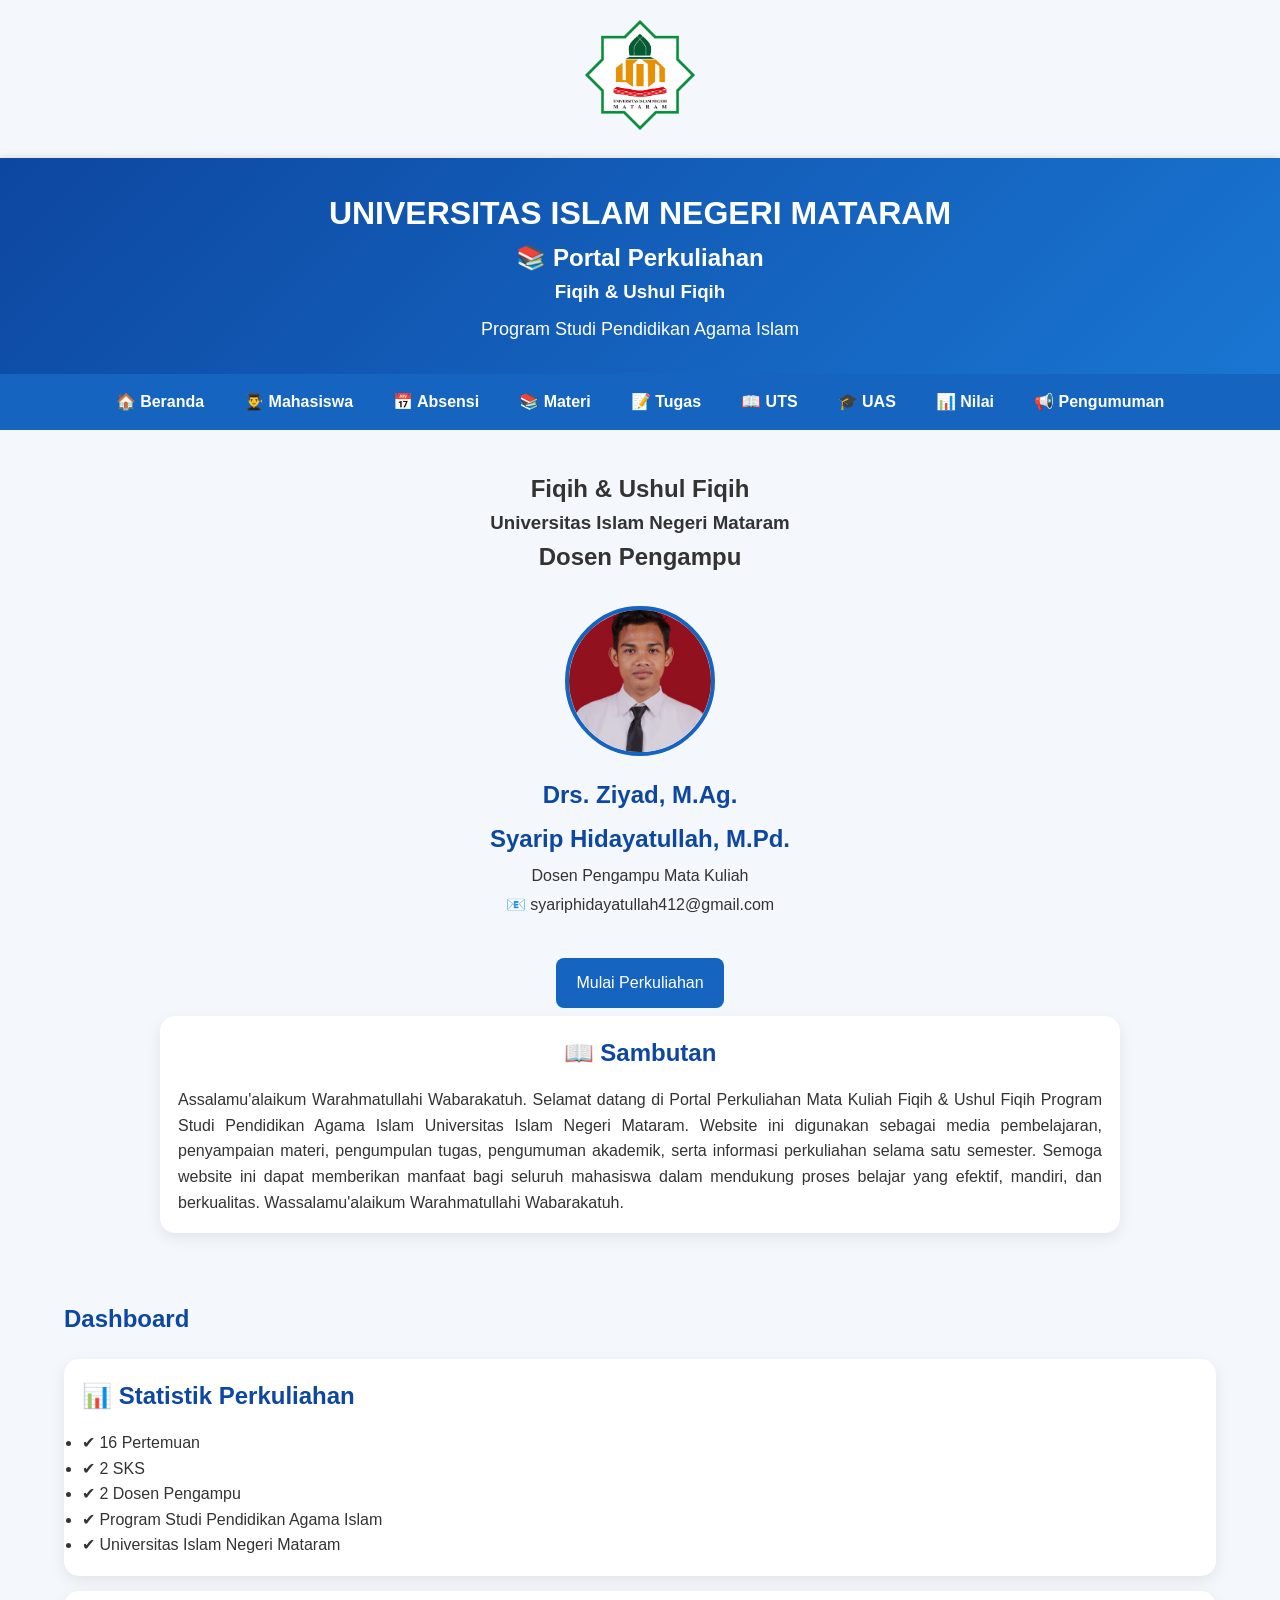
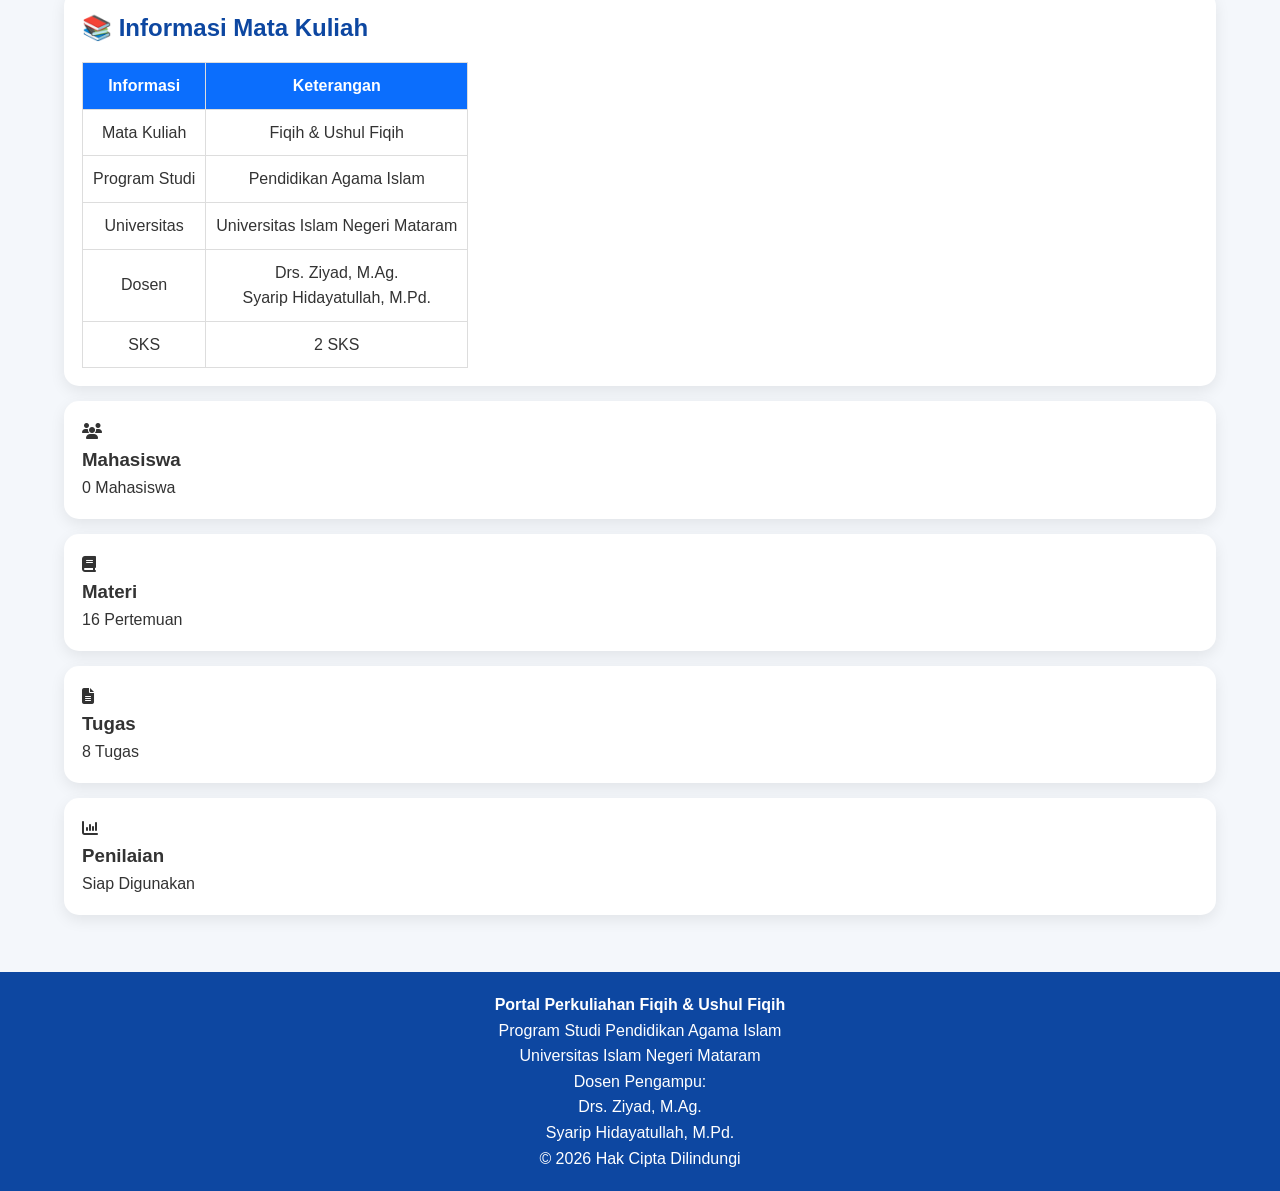
<file: index.html>
<!DOCTYPE html>
<html lang="id">
<head>
<meta charset="UTF-8">
<meta name="viewport" content="width=device-width, initial-scale=1.0">
<title>Portal Perkuliahan - Fiqih & Ushul Fiqih</title>
<link rel="stylesheet" href="style.css">
<link href="https://cdnjs.cloudflare.com/ajax/libs/font-awesome/6.5.2/css/all.min.css" rel="stylesheet">

  
</head>
<body>
<div class="logo">
    <img src="Logo.png" alt="Logo UIN">
</div>
<header>

<h1>UNIVERSITAS ISLAM NEGERI MATARAM</h1>

<h2>📚 Portal Perkuliahan</h2>

<h3>Fiqih & Ushul Fiqih</h3>

<p>Program Studi Pendidikan Agama Islam</p>

</header>

<button class="menu-toggle" onclick="toggleMenu()">
☰ Menu
</button>

<nav id="menu">

<a href="index.html">🏠 Beranda</a>
<a href="mahasiswa.html">👨‍🎓 Mahasiswa</a>
<a href="absensi.html">📅 Absensi</a>
<a href="materi.html">📚 Materi</a>
<a href="tugas.html">📝 Tugas</a>
<a href="uts.html">📖 UTS</a>
<a href="uas.html">🎓 UAS</a>
<a href="nilai.html">📊 Nilai</a>
<a href="pengumuman.html">📢 Pengumuman</a>

</nav>  
<section id="beranda" class="hero">


<h1>Fiqih & Ushul Fiqih</h1>

<h3>Universitas Islam Negeri Mataram</h3>
<h2>Dosen Pengampu</h2>
<div class="profile">

<img src="Foto.png" alt="Foto Dosen">

<div>

<h2>Drs. Ziyad, M.Ag.</h2>

<h2>Syarip Hidayatullah, M.Pd.</h2>

<p>Dosen Pengampu Mata Kuliah</p>

<p>📧 syariphidayatullah412@gmail.com</p>

</div>
</div>

<a href="materi.html" class="btn">Mulai Perkuliahan</a>
<div class="card">

<h2>📖 Sambutan</h2>

<p align="justify">

Assalamu'alaikum Warahmatullahi Wabarakatuh.

Selamat datang di Portal Perkuliahan Mata Kuliah Fiqih & Ushul Fiqih Program Studi Pendidikan Agama Islam Universitas Islam Negeri Mataram.

Website ini digunakan sebagai media pembelajaran, penyampaian materi, pengumpulan tugas, pengumuman akademik, serta informasi perkuliahan selama satu semester.

Semoga website ini dapat memberikan manfaat bagi seluruh mahasiswa dalam mendukung proses belajar yang efektif, mandiri, dan berkualitas.

Wassalamu'alaikum Warahmatullahi Wabarakatuh.

</p>

</div>
</section>

<div class="container">

<h2>Dashboard</h2>
<div class="card">

<h2>📊 Statistik Perkuliahan</h2>

<ul>

<li>✔ 16 Pertemuan</li>

<li>✔ 2 SKS</li>

<li>✔ 2 Dosen Pengampu</li>

<li>✔ Program Studi Pendidikan Agama Islam</li>

<li>✔ Universitas Islam Negeri Mataram</li>

</ul>

</div>
<div class="card">

<h2>📚 Informasi Mata Kuliah</h2>

<table>

<tr>

<th>Informasi</th>

<th>Keterangan</th>

</tr>

<tr>

<td>Mata Kuliah</td>

<td>Fiqih & Ushul Fiqih</td>

</tr>

<tr>

<td>Program Studi</td>

<td>Pendidikan Agama Islam</td>

</tr>

<tr>

<td>Universitas</td>

<td>Universitas Islam Negeri Mataram</td>

</tr>

<tr>

<td>Dosen</td>

<td>Drs. Ziyad, M.Ag.<br>Syarip Hidayatullah, M.Pd.</td>

</tr>

<tr>

<td>SKS</td>

<td>2 SKS</td>

</tr>

</table>

</div>
<div class="cards">

<div class="card">
<i class="fa-solid fa-users"></i>
<h3>Mahasiswa</h3>
<p>0 Mahasiswa</p>
</div>

<div class="card">
<i class="fa-solid fa-book"></i>
<h3>Materi</h3>
<p>16 Pertemuan</p>
</div>

<div class="card">
<i class="fa-solid fa-file-lines"></i>
<h3>Tugas</h3>
<p>8 Tugas</p>
</div>

<div class="card">
<i class="fa-solid fa-chart-column"></i>
<h3>Penilaian</h3>
<p>Siap Digunakan</p>
</div>

</div>

</div>
<footer>

<p><strong>Portal Perkuliahan Fiqih & Ushul Fiqih</strong></p>

<p>Program Studi Pendidikan Agama Islam</p>

<p>Universitas Islam Negeri Mataram</p>

<p>Dosen Pengampu:</p>

<p>Drs. Ziyad, M.Ag.</p>

<p>Syarip Hidayatullah, M.Pd.</p>

<p>© 2026 Hak Cipta Dilindungi</p>

</footer>

<script>
function toggleMenu(){
document.getElementById("menu").classList.toggle("active");
}
</script>

</body>
</html>
</file>
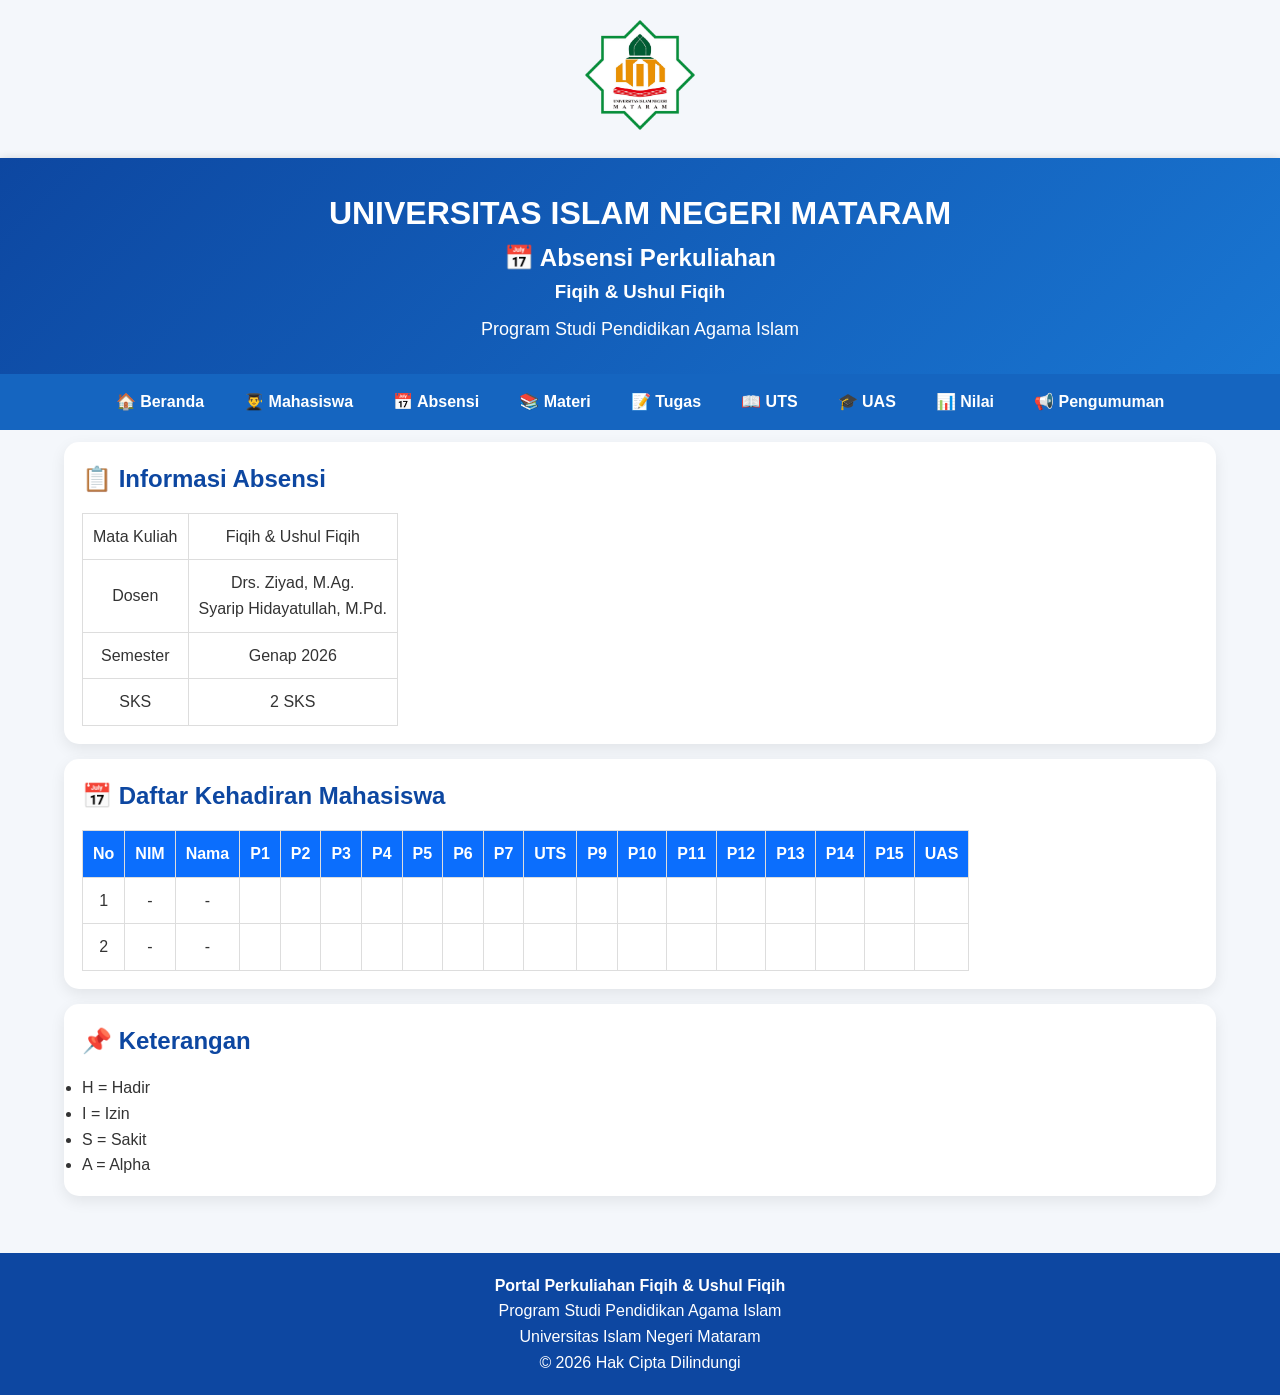
<file: Absensi.html>
<!DOCTYPE html>
<html lang="id">
<head>
<meta charset="UTF-8">
<meta name="viewport" content="width=device-width, initial-scale=1.0">

<title>Absensi Perkuliahan</title>

<link rel="stylesheet" href="style.css">
<link href="https://cdnjs.cloudflare.com/ajax/libs/font-awesome/6.5.2/css/all.min.css" rel="stylesheet">

</head>
<body>

<div class="logo">
<img src="Logo.png" alt="Logo UIN">
</div>

<header>

<h1>UNIVERSITAS ISLAM NEGERI MATARAM</h1>

<h2>📅 Absensi Perkuliahan</h2>

<h3>Fiqih & Ushul Fiqih</h3>

<p>Program Studi Pendidikan Agama Islam</p>

</header>

<button class="menu-toggle" onclick="toggleMenu()">
☰ Menu
</button>

<nav id="menu">

<a href="index.html">🏠 Beranda</a>
<a href="mahasiswa.html">👨‍🎓 Mahasiswa</a>
<a href="absensi.html">📅 Absensi</a>
<a href="materi.html">📚 Materi</a>
<a href="tugas.html">📝 Tugas</a>
<a href="uts.html">📖 UTS</a>
<a href="uas.html">🎓 UAS</a>
<a href="nilai.html">📊 Nilai</a>
<a href="pengumuman.html">📢 Pengumuman</a>

</nav>

<div class="container">

<div class="card">

<h2>📋 Informasi Absensi</h2>

<table>

<tr>
<td>Mata Kuliah</td>
<td>Fiqih & Ushul Fiqih</td>
</tr>

<tr>
<td>Dosen</td>
<td>Drs. Ziyad, M.Ag.<br>Syarip Hidayatullah, M.Pd.</td>
</tr>

<tr>
<td>Semester</td>
<td>Genap 2026</td>
</tr>

<tr>
<td>SKS</td>
<td>2 SKS</td>
</tr>

</table>

</div>

<div class="card">

<h2>📅 Daftar Kehadiran Mahasiswa</h2>

<table>

<tr>

<th>No</th>

<th>NIM</th>

<th>Nama</th>

<th>P1</th>

<th>P2</th>

<th>P3</th>

<th>P4</th>

<th>P5</th>

<th>P6</th>

<th>P7</th>

<th>UTS</th>

<th>P9</th>

<th>P10</th>

<th>P11</th>

<th>P12</th>

<th>P13</th>

<th>P14</th>

<th>P15</th>

<th>UAS</th>

</tr>

<tr>

<td>1</td>

<td>-</td>

<td>-</td>

<td></td>

<td></td>

<td></td>

<td></td>

<td></td>

<td></td>

<td></td>

<td></td>

<td></td>

<td></td>

<td></td>

<td></td>

<td></td>

<td></td>

<td></td>

<td></td>

</tr>

<tr>

<td>2</td>

<td>-</td>

<td>-</td>

<td></td>

<td></td>

<td></td>

<td></td>

<td></td>

<td></td>

<td></td>

<td></td>

<td></td>

<td></td>

<td></td>

<td></td>

<td></td>

<td></td>

<td></td>

<td></td>

</tr>

</table>

</div>

<div class="card">

<h2>📌 Keterangan</h2>

<ul>

<li>H = Hadir</li>

<li>I = Izin</li>

<li>S = Sakit</li>

<li>A = Alpha</li>

</ul>

</div>

</div>

<footer>

<p><strong>Portal Perkuliahan Fiqih & Ushul Fiqih</strong></p>

<p>Program Studi Pendidikan Agama Islam</p>

<p>Universitas Islam Negeri Mataram</p>

<p>© 2026 Hak Cipta Dilindungi</p>

</footer>

<script>
function toggleMenu(){
document.getElementById("menu").classList.toggle("active");
}
</script>

</body>
</html>
</file>
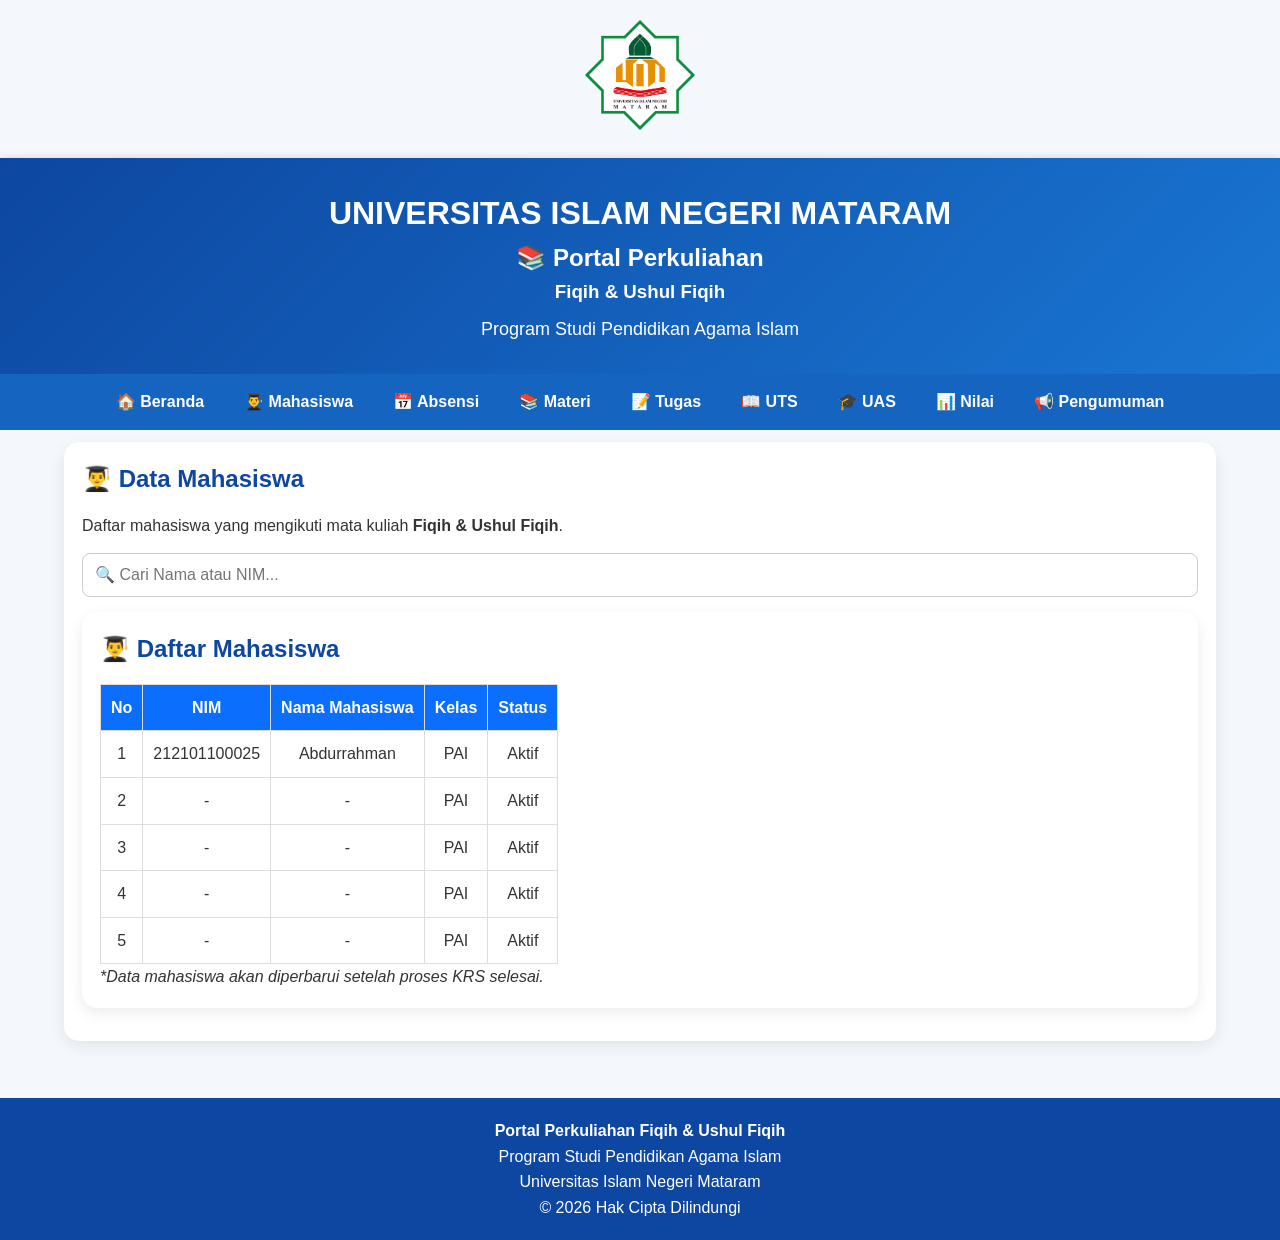
<file: mahasiswa.html>
<!DOCTYPE html>
<html lang="id">
<head>
<meta charset="UTF-8">
<meta name="viewport" content="width=device-width, initial-scale=1.0">
<title>Mahasiswa - Portal Perkuliahan</title>

<link rel="stylesheet" href="style.css">
<link href="https://cdnjs.cloudflare.com/ajax/libs/font-awesome/6.5.2/css/all.min.css" rel="stylesheet">

</head>
<body>

<div class="logo">
    <img src="Logo.png" alt="Logo UIN">
</div>

<header>

<h1>UNIVERSITAS ISLAM NEGERI MATARAM</h1>

<h2>📚 Portal Perkuliahan</h2>

<h3>Fiqih & Ushul Fiqih</h3>

<p>Program Studi Pendidikan Agama Islam</p>

</header>

<button class="menu-toggle" onclick="toggleMenu()">
☰ Menu
</button>

<nav id="menu">

<a href="index.html">🏠 Beranda</a>
<a href="mahasiswa.html">👨‍🎓 Mahasiswa</a>
<a href="absensi.html">📅 Absensi</a>
<a href="materi.html">📚 Materi</a>
<a href="tugas.html">📝 Tugas</a>
<a href="uts.html">📖 UTS</a>
<a href="uas.html">🎓 UAS</a>
<a href="nilai.html">📊 Nilai</a>
<a href="pengumuman.html">📢 Pengumuman</a>

</nav>

<div class="container">

<div class="card">

<h2>👨‍🎓 Data Mahasiswa</h2>

<p>Daftar mahasiswa yang mengikuti mata kuliah <strong>Fiqih & Ushul Fiqih</strong>.</p>

<input type="text" placeholder="🔍 Cari Nama atau NIM..." style="width:100%;padding:12px;margin:15px 0;">

<section id="mahasiswa" class="card">

<h2>👨‍🎓 Daftar Mahasiswa</h2>

<table>

<tr>
<th>No</th>
<th>NIM</th>
<th>Nama Mahasiswa</th>
<th>Kelas</th>
<th>Status</th>
</tr>

<tr>
<td>1</td>
<td>212101100025</td>
<td>Abdurrahman</td>
<td>PAI</td>
<td>Aktif</td>
</tr>

<tr>
<td>2</td>
<td>-</td>
<td>-</td>
<td>PAI</td>
<td>Aktif</td>
</tr>

<tr>
<td>3</td>
<td>-</td>
<td>-</td>
<td>PAI</td>
<td>Aktif</td>
</tr>

<tr>
<td>4</td>
<td>-</td>
<td>-</td>
<td>PAI</td>
<td>Aktif</td>
</tr>

<tr>
<td>5</td>
<td>-</td>
<td>-</td>
<td>PAI</td>
<td>Aktif</td>
</tr>

</table>

<p><i>*Data mahasiswa akan diperbarui setelah proses KRS selesai.</i></p>

</section>

</div>

</div>

<footer>

<p><strong>Portal Perkuliahan Fiqih & Ushul Fiqih</strong></p>

<p>Program Studi Pendidikan Agama Islam</p>

<p>Universitas Islam Negeri Mataram</p>

<p>© 2026 Hak Cipta Dilindungi</p>

</footer>

<script>
function toggleMenu(){
document.getElementById("menu").classList.toggle("active");
}
</script>

</body>
</html>
</file>
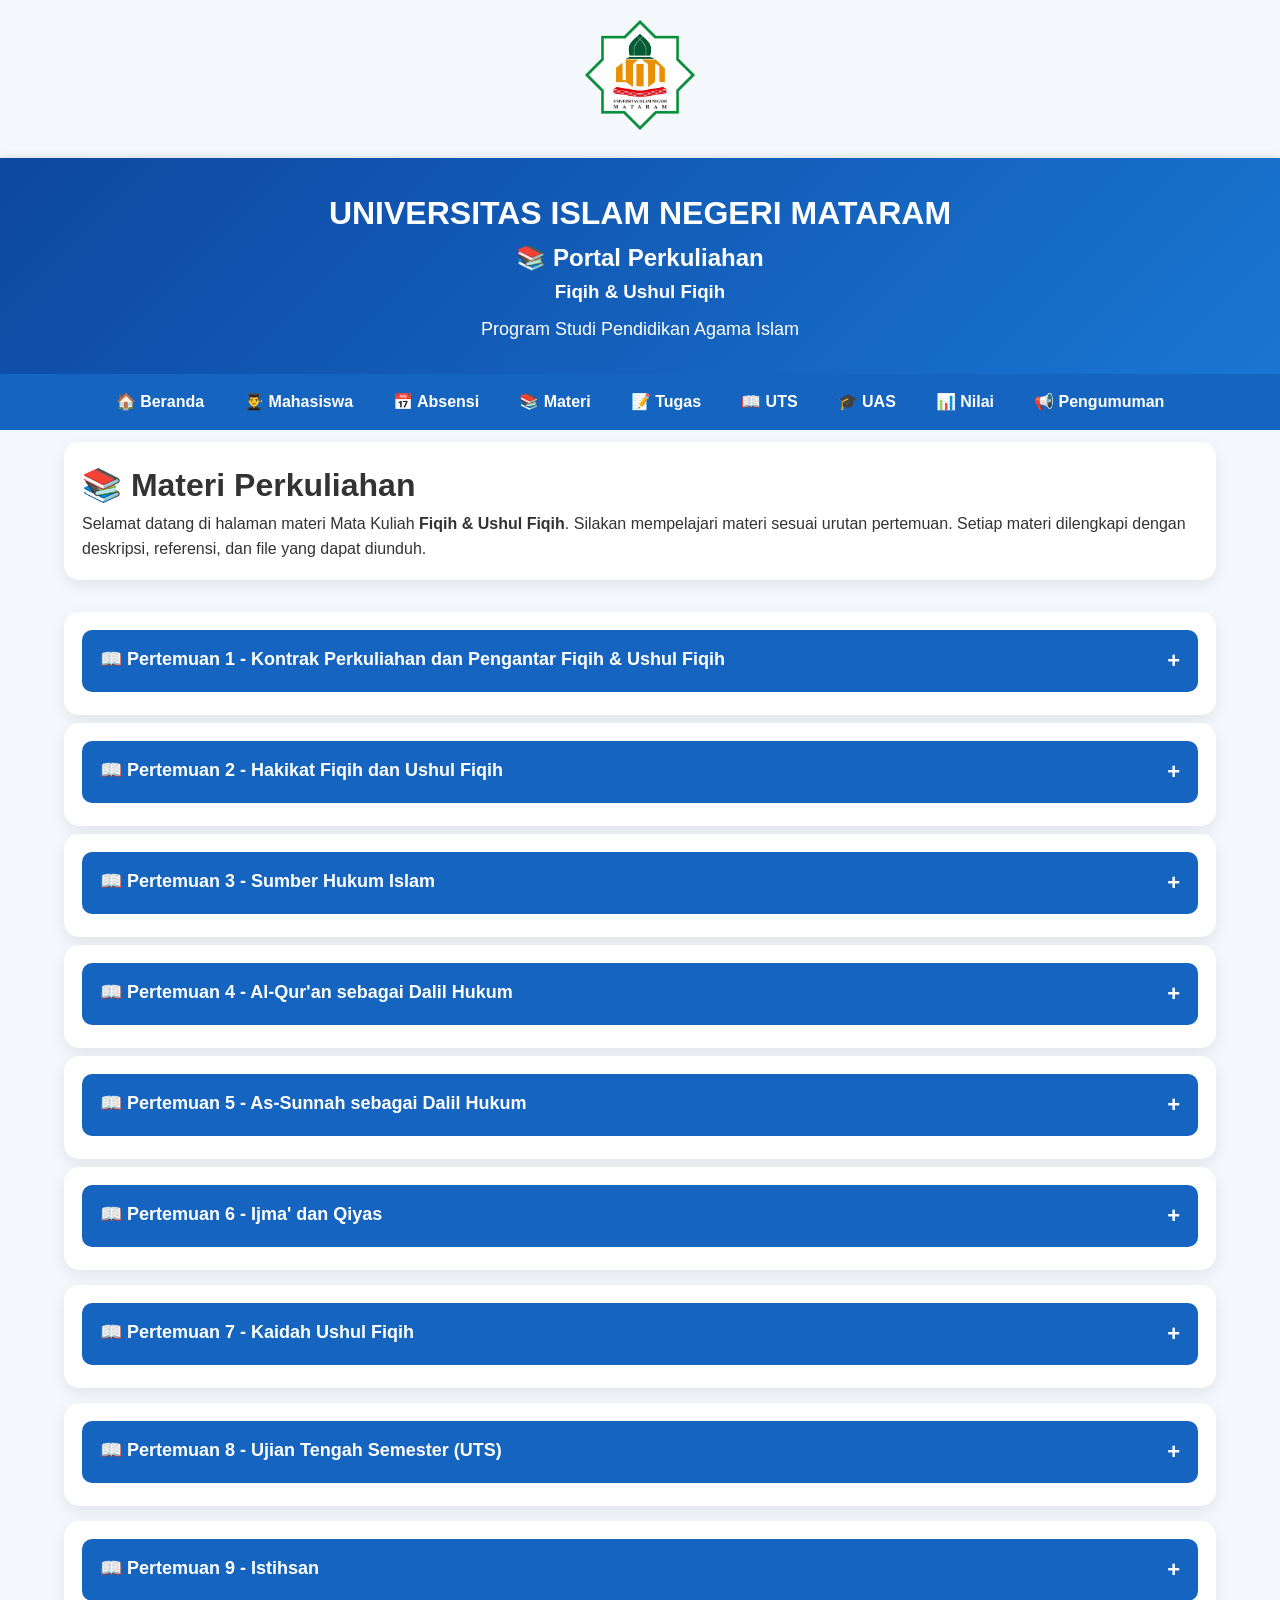
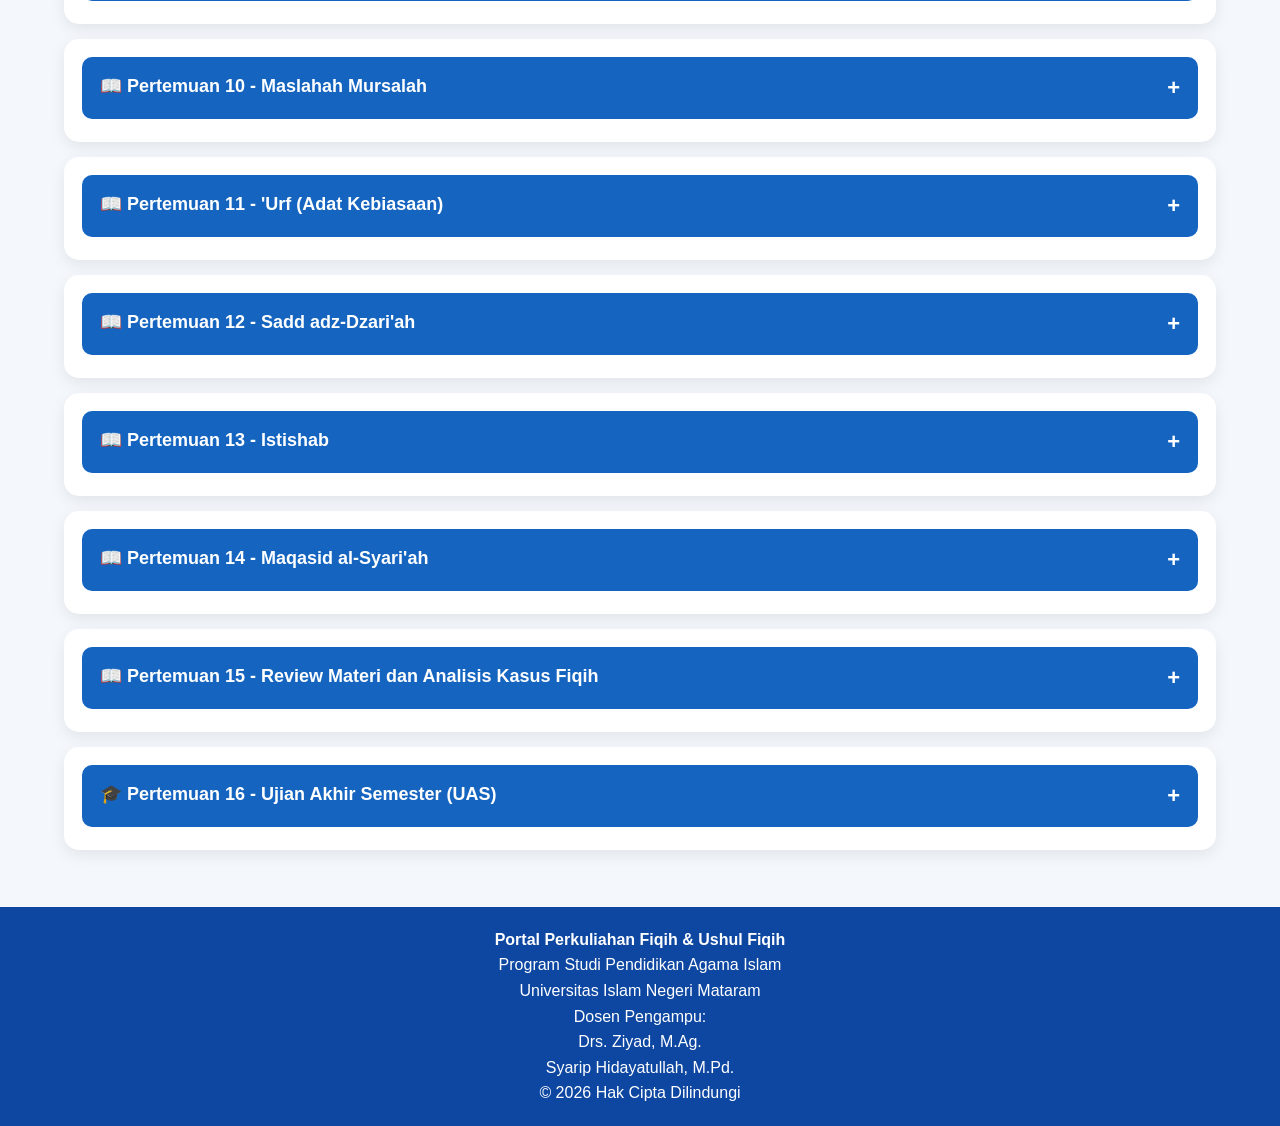
<file: materi.html>
<!DOCTYPE html>
<html lang="id">
<head>
<meta charset="UTF-8">
<meta name="viewport" content="width=device-width, initial-scale=1.0">
<title>Portal Perkuliahan - Fiqih & Ushul Fiqih</title>
<link rel="stylesheet" href="style.css">
<link href="https://cdnjs.cloudflare.com/ajax/libs/font-awesome/6.5.2/css/all.min.css" rel="stylesheet">

  
</head>
<body>
<div class="logo">
    <img src="Logo.png" alt="Logo UIN">
</div>
<header>

<h1>UNIVERSITAS ISLAM NEGERI MATARAM</h1>

<h2>📚 Portal Perkuliahan</h2>

<h3>Fiqih & Ushul Fiqih</h3>

<p>Program Studi Pendidikan Agama Islam</p>

</header>

<button class="menu-toggle" onclick="toggleMenu()">
☰ Menu
</button>

<nav id="menu">

<a href="index.html">🏠 Beranda</a>
<a href="mahasiswa.html">👨‍🎓 Mahasiswa</a>
<a href="absensi.html">📅 Absensi</a>
<a href="materi.html">📚 Materi</a>
<a href="tugas.html">📝 Tugas</a>
<a href="uts.html">📖 UTS</a>
<a href="uas.html">🎓 UAS</a>
<a href="nilai.html">📊 Nilai</a>
<a href="pengumuman.html">📢 Pengumuman</a>

</nav>  
<div class="container">

<div class="card intro-card">

<h1>📚 Materi Perkuliahan</h1>

<p>
Selamat datang di halaman materi Mata Kuliah <strong>Fiqih & Ushul Fiqih</strong>.
Silakan mempelajari materi sesuai urutan pertemuan. Setiap materi dilengkapi dengan deskripsi, referensi, dan file yang dapat diunduh.
</p>
</div>
</div>
<div class="container">

<div class="card intro-card">

<button class="accordion">

📖 Pertemuan 1 - Kontrak Perkuliahan dan Pengantar Fiqih & Ushul Fiqih

</button>

<div class="panel">
<p style="color:green; font-weight:bold;">
🟢 Status : Aktif
</p>
<table>

<tr>
<td><strong>📅 Pertemuan</strong></td>
<td>1</td>
</tr>

<tr>
<td><strong>🗓️ Minggu</strong></td>
<td>Minggu ke-1</td>
</tr>

<tr>
<td><strong>⏱️ Durasi</strong></td>
<td>2 × 50 Menit</td>
</tr>

<tr>
<td><strong>📍 Metode</strong></td>
<td>Ceramah, Diskusi, Tanya Jawab</td>
</tr>

</table>
<hr style="margin:15px 0;">
<p><strong>🎯 Capaian Pembelajaran</strong></p>

<ul>
<li>Mahasiswa memahami kontrak perkuliahan.</li>
<li>Mahasiswa memahami pengertian fiqih dan ushul fiqih.</li>
<li>Mahasiswa memahami ruang lingkup kajian fiqih dan ushul fiqih.</li>
</ul>

<p><strong>📚 Pokok Bahasan</strong></p>

<ul>
<li>Kontrak Perkuliahan</li>
<li>Pengertian Fiqih</li>
<li>Pengertian Ushul Fiqih</li>
<li>Ruang Lingkup Fiqih dan Ushul Fiqih</li>
</ul>

<p><strong>📖 Referensi</strong></p>

<ul>
<li>Wahbah Az-Zuhaili - Ushul al-Fiqh al-Islami</li>
<li>Abdul Wahhab Khallaf - Ilmu Ushul al-Fiqh</li>
</ul>
<hr>
<div class="materi-btn">

<a href="#" class="btn">📄 Download PPT</a>

<a href="#" class="btn">📕 Download Modul</a>

<a href="#" class="btn">🎥 Video Pembelajaran</a>
</div>
<hr>
<p>
Silakan diskusikan materi pertemuan ini melalui forum kelas.
Tuliskan pertanyaan atau pendapat Anda pada saat perkuliahan berlangsung.
</p>

<a href="#" class="btn forum-btn">
💬 Masuk Forum Diskusi
</a>

</div> <!-- panel -->
</div> <!-- card -->
<div class="card intro-card">
  
<button class="accordion">
📖 Pertemuan 2 - Hakikat Fiqih dan Ushul Fiqih
</button>

<div class="panel">

<p style="color:green; font-weight:bold;">
🟢 Status : Belum Dibuka
</p>

<table>
<tr>
<td><strong>📅 Pertemuan</strong></td>
<td>2</td>
</tr>

<tr>
<td><strong>🗓️ Minggu</strong></td>
<td>Minggu ke-2</td>
</tr>

<tr>
<td><strong>⏱️ Durasi</strong></td>
<td>2 × 50 Menit</td>
</tr>

<tr>
<td><strong>📍 Metode</strong></td>
<td>Ceramah, Diskusi, Presentasi</td>
</tr>
</table>

<hr>

<p><strong>🎯 Capaian Pembelajaran</strong></p>

<ul>
<li>Mahasiswa memahami hakikat fiqih.</li>
<li>Mahasiswa memahami hakikat ushul fiqih.</li>
<li>Mahasiswa mampu membedakan fiqih dan ushul fiqih.</li>
</ul>

<p><strong>📚 Pokok Bahasan</strong></p>

<ul>
<li>Pengertian Fiqih</li>
<li>Pengertian Ushul Fiqih</li>
<li>Objek Kajian</li>
<li>Perbedaan Fiqih dan Ushul Fiqih</li>
</ul>

<p><strong>📖 Referensi</strong></p>

<ul>
<li>Abdul Wahhab Khallaf - Ilmu Ushul al-Fiqh</li>
<li>Wahbah Az-Zuhaili - Ushul al-Fiqh al-Islami</li>
</ul>

<hr>

<div class="materi-btn">
<a href="#" class="btn">📄 Download PPT</a>
<a href="#" class="btn">📕 Download Modul</a>
<a href="#" class="btn">🎥 Video</a>
</div>

<hr>

<p>
Silakan diskusikan materi pertemuan ini pada forum diskusi.
</p>

<a href="#" class="btn forum-btn">
💬 Masuk Forum Diskusi
</a>

</div> <!-- panel -->
</div> <!-- card -->

<!-- =================== PERTEMUAN 3 =================== -->

<div class="card intro-card">

<button class="accordion">

📖 Pertemuan 3 - Sumber Hukum Islam

</button>

<div class="panel">

<p style="color:green; font-weight:bold;">
🟢 Status : Aktif
</p>

<table>

<tr>
<td><strong>📅 Pertemuan</strong></td>
<td>3</td>
</tr>

<tr>
<td><strong>🗓️ Minggu</strong></td>
<td>Minggu ke-3</td>
</tr>

<tr>
<td><strong>⏱️ Durasi</strong></td>
<td>2 × 50 Menit</td>
</tr>

<tr>
<td><strong>📍 Metode</strong></td>
<td>Ceramah, Diskusi, Studi Literatur</td>
</tr>

</table>

<hr>

<p><strong>🎯 Capaian Pembelajaran</strong></p>

<ul>
<li>Mahasiswa memahami konsep sumber hukum Islam.</li>
<li>Mahasiswa mampu membedakan sumber hukum yang disepakati dan diperselisihkan.</li>
<li>Mahasiswa memahami kedudukan setiap sumber hukum Islam.</li>
</ul>

<p><strong>📚 Pokok Bahasan</strong></p>

<ul>
<li>Pengertian Sumber Hukum Islam</li>
<li>Al-Qur'an</li>
<li>As-Sunnah</li>
<li>Ijma'</li>
<li>Qiyas</li>
<li>Sumber hukum yang diperselisihkan</li>
</ul>

<p><strong>📖 Referensi</strong></p>

<ul>
<li>Wahbah Az-Zuhaili - Ushul al-Fiqh al-Islami</li>
<li>Abdul Wahhab Khallaf - Ilmu Ushul al-Fiqh</li>
</ul>

<hr>

<div class="materi-btn">

<a href="#" class="btn">📄 Download PPT</a>

<a href="#" class="btn">📕 Download Modul</a>

<a href="#" class="btn">🎥 Video Pembelajaran</a>

</div>

<hr>

<p>
Silakan diskusikan materi mengenai sumber hukum Islam pada forum diskusi.
</p>

<a href="#" class="btn forum-btn">
💬 Masuk Forum Diskusi
</a>

</div>

</div>

<!-- =================== PERTEMUAN 4 =================== -->

<div class="card intro-card">

<button class="accordion">

📖 Pertemuan 4 - Al-Qur'an sebagai Dalil Hukum

</button>

<div class="panel">

<p style="color:green; font-weight:bold;">
🟢 Status : Aktif
</p>

<table>

<tr>
<td><strong>📅 Pertemuan</strong></td>
<td>4</td>
</tr>

<tr>
<td><strong>🗓️ Minggu</strong></td>
<td>Minggu ke-4</td>
</tr>

<tr>
<td><strong>⏱️ Durasi</strong></td>
<td>2 × 50 Menit</td>
</tr>

<tr>
<td><strong>📍 Metode</strong></td>
<td>Ceramah, Diskusi, Analisis Ayat</td>
</tr>

</table>

<hr>

<p><strong>🎯 Capaian Pembelajaran</strong></p>

<ul>
<li>Mahasiswa memahami kedudukan Al-Qur'an sebagai sumber hukum pertama.</li>
<li>Mahasiswa mampu menjelaskan fungsi Al-Qur'an dalam penetapan hukum.</li>
<li>Mahasiswa memahami pembagian ayat hukum.</li>
</ul>

<p><strong>📚 Pokok Bahasan</strong></p>

<ul>
<li>Pengertian Al-Qur'an</li>
<li>Kedudukan Al-Qur'an</li>
<li>Ayat-ayat Ahkam</li>
<li>Macam-macam Dilalah Al-Qur'an</li>
<li>Kehujjahan Al-Qur'an</li>
</ul>

<p><strong>📖 Referensi</strong></p>

<ul>
<li>Wahbah Az-Zuhaili - Ushul al-Fiqh al-Islami</li>
<li>Manna' Al-Qaththan - Mabahits fi Ulum al-Qur'an</li>
</ul>

<hr>

<div class="materi-btn">

<a href="#" class="btn">📄 Download PPT</a>

<a href="#" class="btn">📕 Download Modul</a>

<a href="#" class="btn">🎥 Video Pembelajaran</a>

</div>

<hr>

<p>
Diskusikan contoh ayat hukum yang berkaitan dengan kehidupan sehari-hari.
</p>

<a href="#" class="btn forum-btn">
💬 Masuk Forum Diskusi
</a>

</div>

</div>
<!-- =================== PERTEMUAN 5 =================== -->

<div class="card intro-card">

<button class="accordion">
📖 Pertemuan 5 - As-Sunnah sebagai Dalil Hukum
</button>

<div class="panel">

<p style="color:green;font-weight:bold;">
🟢 Status : Aktif
</p>

<table>
<tr><td><strong>📅 Pertemuan</strong></td><td>5</td></tr>
<tr><td><strong>🗓️ Minggu</strong></td><td>Minggu ke-5</td></tr>
<tr><td><strong>⏱️ Durasi</strong></td><td>2 × 50 Menit</td></tr>
<tr><td><strong>📍 Metode</strong></td><td>Ceramah, Diskusi, Kajian Hadis</td></tr>
</table>

<hr>

<p><strong>🎯 Capaian Pembelajaran</strong></p>

<ul>
<li>Mahasiswa memahami kedudukan As-Sunnah.</li>
<li>Mahasiswa memahami fungsi Sunnah terhadap Al-Qur'an.</li>
<li>Mahasiswa memahami macam-macam Sunnah.</li>
</ul>

<p><strong>📚 Pokok Bahasan</strong></p>

<ul>
<li>Pengertian As-Sunnah</li>
<li>Kedudukan Sunnah</li>
<li>Fungsi Sunnah</li>
<li>Macam-macam Sunnah</li>
<li>Kehujjahan Sunnah</li>
</ul>

<p><strong>📖 Referensi</strong></p>

<ul>
<li>Abdul Wahhab Khallaf - Ilmu Ushul al-Fiqh</li>
<li>Wahbah Az-Zuhaili - Ushul al-Fiqh al-Islami</li>
</ul>

<hr>

<div class="materi-btn">
<a href="#" class="btn">📄 Download PPT</a>
<a href="#" class="btn">📕 Download Modul</a>
<a href="#" class="btn">🎥 Video Pembelajaran</a>
</div>

<hr>

<p>Diskusikan fungsi Sunnah dalam menjelaskan hukum-hukum Al-Qur'an.</p>

<a href="#" class="btn forum-btn">💬 Masuk Forum Diskusi</a>

</div>

</div>

<!-- =================== PERTEMUAN 6 =================== -->

<div class="card">

<button class="accordion">
📖 Pertemuan 6 - Ijma' dan Qiyas
</button>

<div class="panel">

<p style="color:green;font-weight:bold;">
🟢 Status : Aktif
</p>

<table>
<tr><td><strong>📅 Pertemuan</strong></td><td>6</td></tr>
<tr><td><strong>🗓️ Minggu</strong></td><td>Minggu ke-6</td></tr>
<tr><td><strong>⏱️ Durasi</strong></td><td>2 × 50 Menit</td></tr>
<tr><td><strong>📍 Metode</strong></td><td>Ceramah, Diskusi, Studi Kasus</td></tr>
</table>

<hr>

<p><strong>🎯 Capaian Pembelajaran</strong></p>

<ul>
<li>Mahasiswa memahami konsep Ijma'.</li>
<li>Mahasiswa memahami konsep Qiyas.</li>
<li>Mahasiswa mampu menerapkan Qiyas pada kasus sederhana.</li>
</ul>

<p><strong>📚 Pokok Bahasan</strong></p>

<ul>
<li>Pengertian Ijma'</li>
<li>Syarat Ijma'</li>
<li>Pengertian Qiyas</li>
<li>Rukun Qiyas</li>
<li>Macam-macam Qiyas</li>
</ul>

<p><strong>📖 Referensi</strong></p>

<ul>
<li>Wahbah Az-Zuhaili - Ushul al-Fiqh al-Islami</li>
<li>Abdul Wahhab Khallaf - Ilmu Ushul al-Fiqh</li>
</ul>

<hr>

<div class="materi-btn">
<a href="#" class="btn">📄 Download PPT</a>
<a href="#" class="btn">📕 Download Modul</a>
<a href="#" class="btn">🎥 Video Pembelajaran</a>
</div>

<hr>

<p>Diskusikan contoh penerapan Qiyas dalam persoalan kontemporer.</p>

<a href="#" class="btn forum-btn">💬 Masuk Forum Diskusi</a>

</div>

</div>

<!-- =================== PERTEMUAN 7 =================== -->

<div class="card">

<button class="accordion">
📖 Pertemuan 7 - Kaidah Ushul Fiqih
</button>

<div class="panel">

<p style="color:green;font-weight:bold;">
🟢 Status : Aktif
</p>

<table>
<tr><td><strong>📅 Pertemuan</strong></td><td>7</td></tr>
<tr><td><strong>🗓️ Minggu</strong></td><td>Minggu ke-7</td></tr>
<tr><td><strong>⏱️ Durasi</strong></td><td>2 × 50 Menit</td></tr>
<tr><td><strong>📍 Metode</strong></td><td>Ceramah, Diskusi, Latihan</td></tr>
</table>

<hr>

<p><strong>🎯 Capaian Pembelajaran</strong></p>

<ul>
<li>Mahasiswa memahami konsep kaidah ushul fiqih.</li>
<li>Mahasiswa mampu menggunakan kaidah ushul dalam analisis hukum.</li>
<li>Mahasiswa memahami contoh penerapannya.</li>
</ul>

<p><strong>📚 Pokok Bahasan</strong></p>

<ul>
<li>Pengertian Kaidah Ushul</li>
<li>Amr dan Nahy</li>
<li>'Am dan Khas</li>
<li>Mutlaq dan Muqayyad</li>
<li>Mafhum dan Manthuq</li>
</ul>

<p><strong>📖 Referensi</strong></p>

<ul>
<li>Abdul Wahhab Khallaf - Ilmu Ushul al-Fiqh</li>
<li>Wahbah Az-Zuhaili - Ushul al-Fiqh al-Islami</li>
</ul>

<hr>

<div class="materi-btn">
<a href="#" class="btn">📄 Download PPT</a>
<a href="#" class="btn">📕 Download Modul</a>
<a href="#" class="btn">🎥 Video Pembelajaran</a>
</div>

<hr>

<p>Diskusikan contoh kaidah ushul fiqih dalam penetapan hukum Islam.</p>

<a href="#" class="btn forum-btn">💬 Masuk Forum Diskusi</a>

</div>

</div>

<!-- =================== PERTEMUAN 8 =================== -->

<div class="card">

<button class="accordion">
📖 Pertemuan 8 - Ujian Tengah Semester (UTS)
</button>

<div class="panel">

<p style="color:orange;font-weight:bold;">
🟠 Status : Menunggu Jadwal
</p>

<table>
<tr><td><strong>📅 Pertemuan</strong></td><td>8</td></tr>
<tr><td><strong>🗓️ Minggu</strong></td><td>Minggu ke-8</td></tr>
<tr><td><strong>⏱️ Durasi</strong></td><td>100 Menit</td></tr>
<tr><td><strong>📍 Bentuk</strong></td><td>Ujian Tengah Semester</td></tr>
</table>

<hr>

<p><strong>Materi Ujian</strong></p>

<ul>
<li>Pertemuan 1 sampai Pertemuan 7</li>
<li>Fiqih dan Ushul Fiqih</li>
<li>Sumber Hukum Islam</li>
<li>Al-Qur'an dan As-Sunnah</li>
<li>Ijma', Qiyas dan Kaidah Ushul</li>
</ul>

<hr>

<div class="materi-btn">
<a href="#" class="btn">📄 Kisi-kisi UTS</a>
<a href="#" class="btn">📕 Tata Tertib UTS</a>
</div>

<hr>

<p>Pastikan seluruh materi telah dipelajari sebelum mengikuti Ujian Tengah Semester.</p>

</div>

</div>
<!-- =================== PERTEMUAN 9 =================== -->

<div class="card">

<button class="accordion">
📖 Pertemuan 9 - Istihsan
</button>

<div class="panel">

<p style="color:green;font-weight:bold;">
🟢 Status : Belum Dibuka
</p>

<table>
<tr><td><strong>📅 Pertemuan</strong></td><td>9</td></tr>
<tr><td><strong>🗓️ Minggu</strong></td><td>Minggu ke-9</td></tr>
<tr><td><strong>⏱️ Durasi</strong></td><td>2 × 50 Menit</td></tr>
<tr><td><strong>📍 Metode</strong></td><td>Ceramah, Diskusi, Studi Kasus</td></tr>
</table>

<hr>

<p><strong>🎯 Capaian Pembelajaran</strong></p>

<ul>
<li>Mahasiswa memahami konsep Istihsan.</li>
<li>Mahasiswa mengetahui dasar kehujjahan Istihsan.</li>
<li>Mahasiswa mampu menjelaskan contoh penerapannya.</li>
</ul>

<p><strong>📚 Pokok Bahasan</strong></p>

<ul>
<li>Pengertian Istihsan</li>
<li>Macam-macam Istihsan</li>
<li>Kehujjahan Istihsan</li>
<li>Contoh penerapan</li>
</ul>

<p><strong>📖 Referensi</strong></p>

<ul>
<li>Abdul Wahhab Khallaf - Ilmu Ushul al-Fiqh</li>
<li>Wahbah Az-Zuhaili - Ushul al-Fiqh al-Islami</li>
</ul>

<hr>

<div class="materi-btn">
<a href="#" class="btn">📄 Download PPT</a>
<a href="#" class="btn">📕 Download Modul</a>
<a href="#" class="btn">🎥 Video Pembelajaran</a>
</div>

<hr>

<p>Diskusikan contoh penggunaan Istihsan dalam kehidupan modern.</p>

<a href="#" class="btn forum-btn">💬 Masuk Forum Diskusi</a>

</div>
</div>

<!-- =================== PERTEMUAN 10 =================== -->

<div class="card">

<button class="accordion">
📖 Pertemuan 10 - Maslahah Mursalah
</button>

<div class="panel">

<p style="color:green;font-weight:bold;">
🟢 Status : Belum Dibuka
</p>

<table>
<tr><td><strong>📅 Pertemuan</strong></td><td>10</td></tr>
<tr><td><strong>🗓️ Minggu</strong></td><td>Minggu ke-10</td></tr>
<tr><td><strong>⏱️ Durasi</strong></td><td>2 × 50 Menit</td></tr>
<tr><td><strong>📍 Metode</strong></td><td>Ceramah, Diskusi</td></tr>
</table>

<hr>

<p><strong>🎯 Capaian Pembelajaran</strong></p>

<ul>
<li>Mahasiswa memahami konsep Maslahah Mursalah.</li>
<li>Mahasiswa memahami syarat penggunaannya.</li>
<li>Mahasiswa mampu memberi contoh penerapannya.</li>
</ul>

<p><strong>📚 Pokok Bahasan</strong></p>

<ul>
<li>Pengertian Maslahah Mursalah</li>
<li>Syarat Maslahah</li>
<li>Macam-macam Maslahah</li>
<li>Penerapan dalam hukum Islam</li>
</ul>

<p><strong>📖 Referensi</strong></p>

<ul>
<li>Wahbah Az-Zuhaili - Ushul al-Fiqh al-Islami</li>
<li>Abdul Wahhab Khallaf - Ilmu Ushul al-Fiqh</li>
</ul>

<hr>

<div class="materi-btn">
<a href="#" class="btn">📄 Download PPT</a>
<a href="#" class="btn">📕 Download Modul</a>
<a href="#" class="btn">🎥 Video Pembelajaran</a>
</div>

<hr>

<p>Diskusikan contoh Maslahah Mursalah pada hukum kontemporer.</p>

<a href="#" class="btn forum-btn">💬 Masuk Forum Diskusi</a>

</div>
</div>

<!-- =================== PERTEMUAN 11 =================== -->

<div class="card">

<button class="accordion">
📖 Pertemuan 11 - 'Urf (Adat Kebiasaan)
</button>

<div class="panel">

<p style="color:green;font-weight:bold;">
🟢 Status : Belum Dibuka
</p>

<table>
<tr><td><strong>📅 Pertemuan</strong></td><td>11</td></tr>
<tr><td><strong>🗓️ Minggu</strong></td><td>Minggu ke-11</td></tr>
<tr><td><strong>⏱️ Durasi</strong></td><td>2 × 50 Menit</td></tr>
<tr><td><strong>📍 Metode</strong></td><td>Ceramah, Diskusi</td></tr>
</table>

<hr>

<p><strong>🎯 Capaian Pembelajaran</strong></p>

<ul>
<li>Mahasiswa memahami konsep 'Urf.</li>
<li>Mahasiswa memahami syarat diterimanya adat.</li>
<li>Mahasiswa mampu membedakan adat yang sahih dan fasid.</li>
</ul>

<p><strong>📚 Pokok Bahasan</strong></p>

<ul>
<li>Pengertian 'Urf</li>
<li>Macam-macam 'Urf</li>
<li>Syarat Kehujjahan</li>
<li>Penerapan dalam Fiqih</li>
</ul>

<p><strong>📖 Referensi</strong></p>

<ul>
<li>Abdul Wahhab Khallaf - Ilmu Ushul al-Fiqh</li>
<li>Wahbah Az-Zuhaili - Ushul al-Fiqh al-Islami</li>
</ul>

<hr>

<div class="materi-btn">
<a href="#" class="btn">📄 Download PPT</a>
<a href="#" class="btn">📕 Download Modul</a>
<a href="#" class="btn">🎥 Video Pembelajaran</a>
</div>

<hr>

<p>Diskusikan contoh adat lokal yang dapat dijadikan dasar hukum Islam.</p>
<a href="#" class="btn forum-btn">💬 Masuk Forum Diskusi</a>
</div>
</div>
<!-- =================== PERTEMUAN 12 =================== -->

<div class="card">

<button class="accordion">
📖 Pertemuan 12 - Sadd adz-Dzari'ah
</button>

<div class="panel">

<p style="color:green; font-weight:bold;">
🟢 Status : Belum Dibuka
</p>

<table>

<tr>
<td><strong>📅 Pertemuan</strong></td>
<td>12</td>
</tr>

<tr>
<td><strong>🗓️ Minggu</strong></td>
<td>Minggu ke-12</td>
</tr>

<tr>
<td><strong>⏱️ Durasi</strong></td>
<td>2 × 50 Menit</td>
</tr>

<tr>
<td><strong>📍 Metode</strong></td>
<td>Ceramah, Diskusi, Analisis Kasus</td>
</tr>

</table>

<hr>

<p><strong>🎯 Capaian Pembelajaran</strong></p>

<ul>
<li>Mahasiswa memahami konsep Sadd adz-Dzari'ah sebagai metode istinbath hukum.</li>
<li>Mahasiswa mampu menjelaskan dasar kehujjahan Sadd adz-Dzari'ah.</li>
<li>Mahasiswa mampu menganalisis penerapan Sadd adz-Dzari'ah dalam persoalan kontemporer.</li>
</ul>

<p><strong>📚 Pokok Bahasan</strong></p>

<ul>
<li>Pengertian Sadd adz-Dzari'ah</li>
<li>Dasar Kehujjahan</li>
<li>Macam-macam Dzari'ah</li>
<li>Syarat Penerapan</li>
<li>Contoh Kasus Kontemporer</li>
</ul>

<p><strong>📖 Referensi</strong></p>

<ul>
<li>Wahbah Az-Zuhaili - Ushul al-Fiqh al-Islami</li>
<li>Abdul Wahhab Khallaf - Ilmu Ushul al-Fiqh</li>
<li>Asy-Syathibi - Al-Muwafaqat</li>
</ul>

<hr>

<div class="materi-btn">

<a href="#" class="btn">📄 Download PPT</a>

<a href="#" class="btn">📕 Download Modul</a>

<a href="#" class="btn">🎥 Video Pembelajaran</a>

</div>

<hr>

<p>
Diskusikan contoh penerapan Sadd adz-Dzari'ah dalam kehidupan modern, seperti transaksi digital, media sosial, atau bidang ekonomi syariah.
</p>

<a href="#" class="btn forum-btn">
💬 Masuk Forum Diskusi
</a>

</div> <!-- panel -->

</div> <!-- card -->  
<!-- =================== PERTEMUAN 13 =================== -->

<div class="card">

<button class="accordion">
📖 Pertemuan 13 - Istishab
</button>

<div class="panel">

<p style="color:green;font-weight:bold;">
🟢 Status : Belum Dibuka
</p>

<table>
<tr><td><strong>📅 Pertemuan</strong></td><td>13</td></tr>
<tr><td><strong>🗓️ Minggu</strong></td><td>Minggu ke-13</td></tr>
<tr><td><strong>⏱️ Durasi</strong></td><td>2 × 50 Menit</td></tr>
<tr><td><strong>📍 Metode</strong></td><td>Ceramah, Diskusi</td></tr>
</table>

<hr>

<p><strong>🎯 Capaian Pembelajaran</strong></p>

<ul>
<li>Memahami konsep Istishab.</li>
<li>Menjelaskan macam-macam Istishab.</li>
<li>Menerapkan Istishab dalam penetapan hukum.</li>
</ul>

<p><strong>📚 Pokok Bahasan</strong></p>

<ul>
<li>Pengertian Istishab</li>
<li>Macam-macam Istishab</li>
<li>Kehujjahan Istishab</li>
<li>Contoh penerapan</li>
</ul>

<p><strong>📖 Referensi</strong></p>

<ul>
<li>Wahbah Az-Zuhaili - Ushul al-Fiqh al-Islami</li>
<li>Abdul Wahhab Khallaf - Ilmu Ushul al-Fiqh</li>
</ul>

<hr>

<div class="materi-btn">
<a href="#" class="btn">📄 Download PPT</a>
<a href="#" class="btn">📕 Download Modul</a>
<a href="#" class="btn">🎥 Video Pembelajaran</a>
</div>

<hr>

<p>Diskusikan contoh penggunaan Istishab dalam persoalan fiqih kontemporer.</p>

<a href="#" class="btn forum-btn">💬 Masuk Forum Diskusi</a>

</div>
</div>

<!-- =================== PERTEMUAN 14 =================== -->

<div class="card">

<button class="accordion">
📖 Pertemuan 14 - Maqasid al-Syari'ah
</button>

<div class="panel">

<p style="color:green;font-weight:bold;">
🟢 Status : Belum Dibuka
</p>

<table>
<tr><td><strong>📅 Pertemuan</strong></td><td>14</td></tr>
<tr><td><strong>🗓️ Minggu</strong></td><td>Minggu ke-14</td></tr>
<tr><td><strong>⏱️ Durasi</strong></td><td>2 × 50 Menit</td></tr>
<tr><td><strong>📍 Metode</strong></td><td>Ceramah, Diskusi, Presentasi</td></tr>
</table>

<hr>

<p><strong>🎯 Capaian Pembelajaran</strong></p>

<ul>
<li>Memahami tujuan disyariatkannya hukum Islam.</li>
<li>Menjelaskan lima maqasid pokok.</li>
<li>Menganalisis penerapan Maqasid al-Syari'ah.</li>
</ul>

<p><strong>📚 Pokok Bahasan</strong></p>

<ul>
<li>Pengertian Maqasid al-Syari'ah</li>
<li>Hifzh ad-Din</li>
<li>Hifzh an-Nafs</li>
<li>Hifzh al-'Aql</li>
<li>Hifzh an-Nasl</li>
<li>Hifzh al-Mal</li>
</ul>

<p><strong>📖 Referensi</strong></p>

<ul>
<li>Asy-Syathibi - Al-Muwafaqat</li>
<li>Wahbah Az-Zuhaili - Ushul al-Fiqh al-Islami</li>
</ul>

<hr>

<div class="materi-btn">
<a href="#" class="btn">📄 Download PPT</a>
<a href="#" class="btn">📕 Download Modul</a>
<a href="#" class="btn">🎥 Video Pembelajaran</a>
</div>

<hr>

<p>Diskusikan pentingnya Maqasid al-Syari'ah dalam menjawab persoalan modern.</p>

<a href="#" class="btn forum-btn">💬 Masuk Forum Diskusi</a>

</div>
</div>

<!-- =================== PERTEMUAN 15 =================== -->

<div class="card">

<button class="accordion">
📖 Pertemuan 15 - Review Materi dan Analisis Kasus Fiqih
</button>

<div class="panel">

<p style="color:orange;font-weight:bold;">
🟡 Status : Menunggu Jadwal
</p>

<table>
<tr><td><strong>📅 Pertemuan</strong></td><td>15</td></tr>
<tr><td><strong>🗓️ Minggu</strong></td><td>Minggu ke-15</td></tr>
<tr><td><strong>⏱️ Durasi</strong></td><td>2 × 50 Menit</td></tr>
<tr><td><strong>📍 Metode</strong></td><td>Diskusi Kelompok & Presentasi</td></tr>
</table>

<hr>

<p><strong>🎯 Capaian Pembelajaran</strong></p>

<ul>
<li>Mengintegrasikan seluruh materi perkuliahan.</li>
<li>Menyelesaikan studi kasus menggunakan kaidah Ushul Fiqih.</li>
<li>Mempersiapkan diri menghadapi UAS.</li>
</ul>

<p><strong>📚 Pokok Bahasan</strong></p>

<ul>
<li>Review Pertemuan 1–14</li>
<li>Analisis Kasus</li>
<li>Latihan Soal</li>
</ul>

<hr>

<div class="materi-btn">
<a href="#" class="btn">📄 Download PPT</a>
<a href="#" class="btn">📝 Latihan Soal</a>
<a href="#" class="btn">🎥 Video Review</a>
</div>

<hr>

<p>Kerjakan latihan dan diskusikan penyelesaian kasus bersama kelompok.</p>

<a href="#" class="btn forum-btn">💬 Masuk Forum Diskusi</a>

</div>
</div>

<!-- =================== PERTEMUAN 16 =================== -->

<div class="card">

<button class="accordion">
🎓 Pertemuan 16 - Ujian Akhir Semester (UAS)
</button>

<div class="panel">

<p style="color:red;font-weight:bold;">
🔴 Status : Menunggu Pelaksanaan
</p>

<table>
<tr><td><strong>📅 Pertemuan</strong></td><td>16</td></tr>
<tr><td><strong>🗓️ Minggu</strong></td><td>Minggu ke-16</td></tr>
<tr><td><strong>⏱️ Durasi</strong></td><td>100 Menit</td></tr>
<tr><td><strong>📍 Bentuk</strong></td><td>Ujian Akhir Semester</td></tr>
</table>

<hr>

<p><strong>Materi Ujian</strong></p>

<ul>
<li>Seluruh materi Pertemuan 1–15.</li>
<li>Analisis kasus Fiqih dan Ushul Fiqih.</li>
<li>Penerapan kaidah Ushul Fiqih.</li>
</ul>

<hr>

<div class="materi-btn">
<a href="#" class="btn">📄 Kisi-kisi UAS</a>
<a href="#" class="btn">📝 Tata Tertib UAS</a>
</div>

<hr>

<p>
Semoga sukses mengikuti Ujian Akhir Semester.
Tetap belajar dengan jujur, disiplin, dan penuh tanggung jawab.
</p>

</div>
</div>
</div> <!-- container -->
  
<footer>

<p><strong>Portal Perkuliahan Fiqih & Ushul Fiqih</strong></p>

<p>Program Studi Pendidikan Agama Islam</p>

<p>Universitas Islam Negeri Mataram</p>

<p>Dosen Pengampu:</p>

<p>Drs. Ziyad, M.Ag.</p>

<p>Syarip Hidayatullah, M.Pd.</p>

<p>© 2026 Hak Cipta Dilindungi</p>

</footer>

<script>
function toggleMenu(){
document.getElementById("menu").classList.toggle("active");
}
</script>
<script>

function toggleMenu(){
document.getElementById("menu").classList.toggle("active");
}

const acc=document.querySelectorAll(".accordion");

acc.forEach(item=>{
item.addEventListener("click",function(){

this.classList.toggle("active");

const panel=this.nextElementSibling;

if(panel.style.display==="block"){
panel.style.display="none";
}else{
panel.style.display="block";
}

});
});

</script>
</body>
</html>
</file>
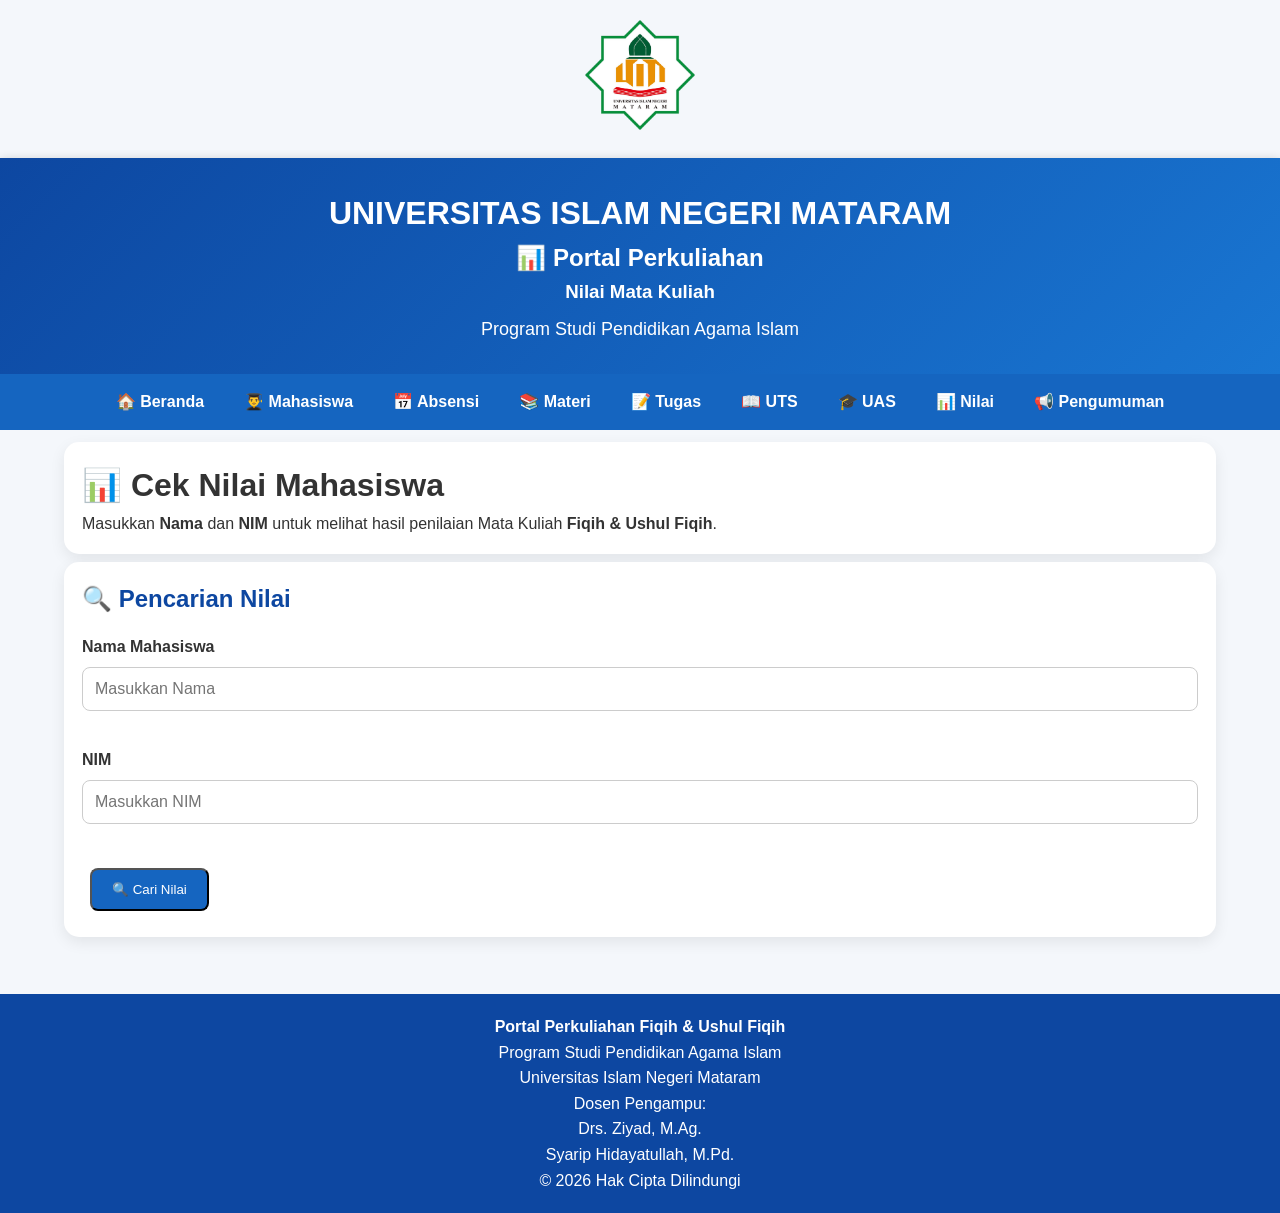
<file: nilai.html>
<!DOCTYPE html>
<html lang="id">

<head>

<meta charset="UTF-8">

<meta name="viewport" content="width=device-width, initial-scale=1.0">

<title>Portal Perkuliahan - Nilai</title>

<link rel="stylesheet" href="style.css">

<link href="https://cdnjs.cloudflare.com/ajax/libs/font-awesome/6.5.2/css/all.min.css" rel="stylesheet">

</head>

<body>

<div class="logo">
<img src="Logo.png" alt="Logo UIN">
</div>

<header>

<h1>UNIVERSITAS ISLAM NEGERI MATARAM</h1>

<h2>📊 Portal Perkuliahan</h2>

<h3>Nilai Mata Kuliah</h3>

<p>Program Studi Pendidikan Agama Islam</p>

</header>

<button class="menu-toggle" onclick="toggleMenu()">

☰ Menu

</button>

<nav id="menu">

<a href="index.html">🏠 Beranda</a>

<a href="mahasiswa.html">👨‍🎓 Mahasiswa</a>

<a href="absensi.html">📅 Absensi</a>

<a href="materi.html">📚 Materi</a>

<a href="tugas.html">📝 Tugas</a>

<a href="uts.html">📖 UTS</a>

<a href="uas.html">🎓 UAS</a>

<a href="nilai.html">📊 Nilai</a>

<a href="pengumuman.html">📢 Pengumuman</a>

</nav>

<div class="container">

<div class="card intro-card">

<h1>📊 Cek Nilai Mahasiswa</h1>

<p>

Masukkan <strong>Nama</strong> dan <strong>NIM</strong> untuk melihat hasil penilaian Mata Kuliah <strong>Fiqih & Ushul Fiqih</strong>.

</p>

</div>

<div class="card">

<h2>🔍 Pencarian Nilai</h2>

<label><strong>Nama Mahasiswa</strong></label>

<input type="text" id="nama" placeholder="Masukkan Nama">

<br><br>

<label><strong>NIM</strong></label>

<input type="text" id="nim" placeholder="Masukkan NIM">

<br><br>

<button class="btn" onclick="cekNilai()">

🔍 Cari Nilai

</button>

</div>

<div class="card" id="hasil" style="display:none;">

<h2>📄 Hasil Penilaian</h2>
<table>

<tr>
<td><strong>Nama</strong></td>
<td id="hasilNama"></td>
</tr>

<tr>
<td><strong>NIM</strong></td>
<td id="hasilNim"></td>
</tr>

<tr>
<td><strong>Mata Kuliah</strong></td>
<td>Fiqih & Ushul Fiqih</td>
</tr>

</table>

<hr>
<table class="nilai-table">

<tr>
    <th>Makalah</th>
    <th>Artikel 1</th>
    <th>Artikel 2</th>
    <th>UTS</th>
    <th>UAS</th>
    <th>Nilai Akhir</th>
    <th>Huruf Mutu</th>
    <th>Status</th>
</tr>

<tr>
    <td id="makalah"></td>
    <td id="artikel1"></td>
    <td id="artikel2"></td>
    <td id="uts"></td>
    <td id="uas"></td>
    <td id="akhir"></td>
    <td id="huruf"></td>
    <td id="status"></td>
</tr>

</table>
<hr>

</div>
</div> <!-- container -->

<footer>

<p><strong>Portal Perkuliahan Fiqih & Ushul Fiqih</strong></p>

<p>Program Studi Pendidikan Agama Islam</p>

<p>Universitas Islam Negeri Mataram</p>

<p>Dosen Pengampu:</p>

<p>Drs. Ziyad, M.Ag.</p>

<p>Syarip Hidayatullah, M.Pd.</p>

<p>© 2026 Hak Cipta Dilindungi</p>

</footer>
<script>

function toggleMenu(){
    document.getElementById("menu").classList.toggle("active");
}

const mahasiswa = [

{
nama:"Ahmad Fauzi",
nim:"230101001",
makalah:85,
artikel1:88,
artikel2:90,
uts:84,
uas:91
},

{
nama:"Siti Aisyah",
nim:"230101002",
makalah:90,
artikel1:92,
artikel2:89,
uts:88,
uas:94
},

{
nama:"Muhammad Rizki",
nim:"230101003",
makalah:78,
artikel1:80,
artikel2:82,
uts:79,
uas:81
}

];

function cekNilai(){

const nama=document.getElementById("nama").value.trim().toLowerCase();
const nim=document.getElementById("nim").value.trim();

const data=mahasiswa.find(function(m){

return m.nama.toLowerCase()===nama && m.nim===nim;

});

if(!data){

alert("Data mahasiswa tidak ditemukan.");

document.getElementById("hasil").style.display="none";

return;

}

const akhir=Math.round(

(data.makalah+
data.artikel1+
data.artikel2+
data.uts+
data.uas)/5

);

let huruf="";
let status="";

if(akhir>=85){

huruf="A";
status="🟢 LULUS";

}

else if(akhir>=75){

huruf="B";
status="🟢 LULUS";

}

else if(akhir>=65){

huruf="C";
status="🟢 LULUS";

}

else if(akhir>=50){

huruf="D";
status="🟡 LULUS";

}

else{

huruf="E";
status="🔴 TIDAK LULUS";

}

document.getElementById("hasil").style.display="block";

document.getElementById("hasilNama").innerHTML=data.nama;
document.getElementById("hasilNim").innerHTML=data.nim;
document.getElementById("makalah").innerHTML=data.makalah;
document.getElementById("artikel1").innerHTML=data.artikel1;
document.getElementById("artikel2").innerHTML=data.artikel2;
document.getElementById("uts").innerHTML=data.uts;
document.getElementById("uas").innerHTML=data.uas;
document.getElementById("akhir").innerHTML=akhir;
document.getElementById("huruf").innerHTML=huruf;
document.getElementById("status").innerHTML=status;

}

</script>
</body>
</html>
</file>
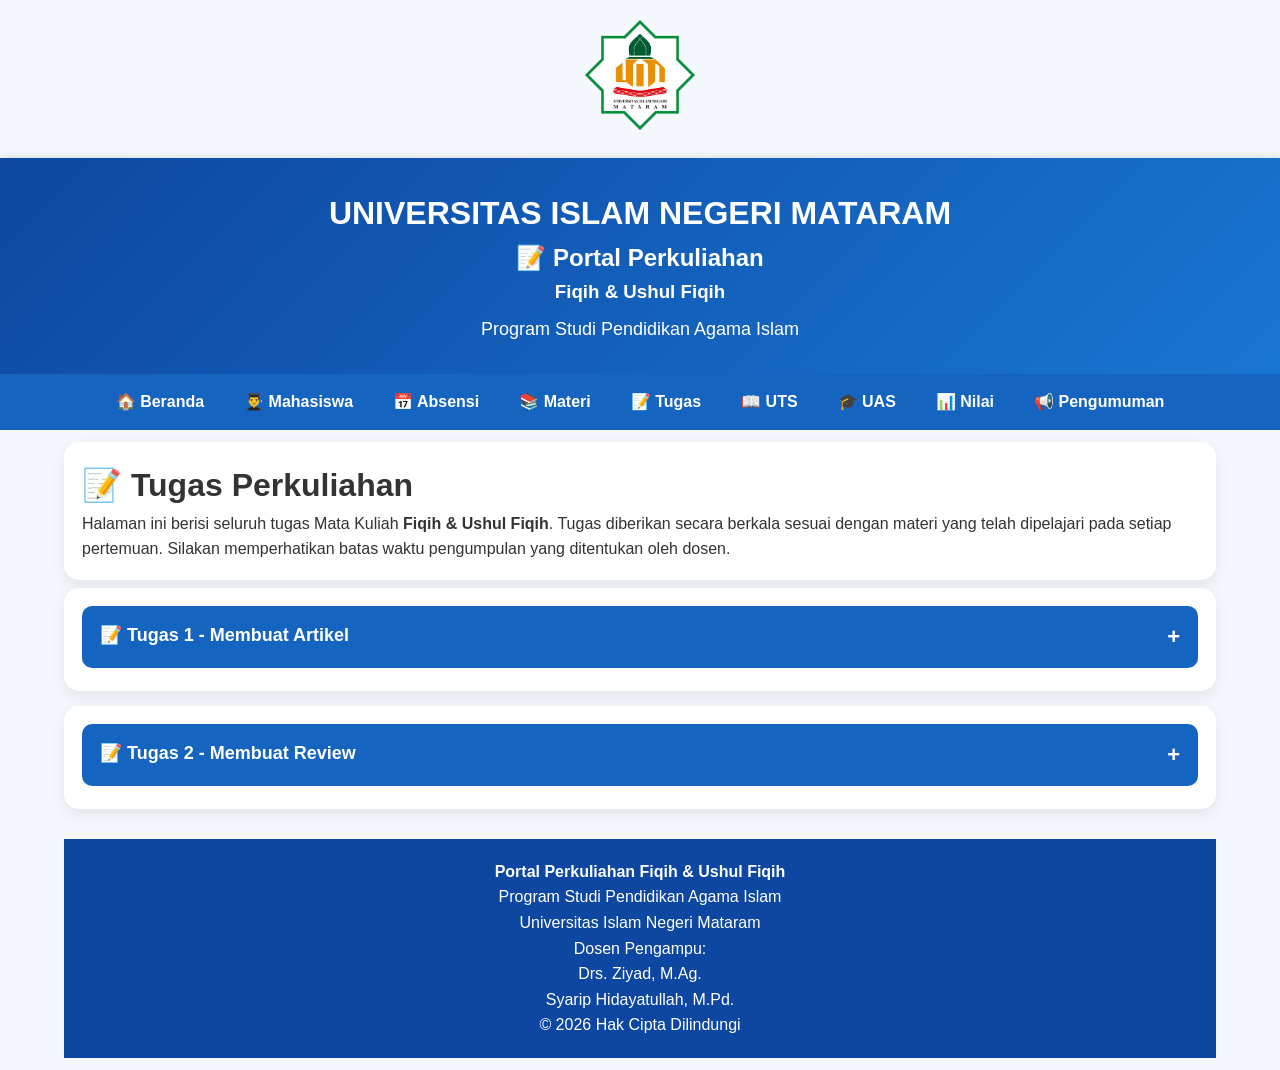
<file: tugas.html>
<!DOCTYPE html>
<html lang="id">
<head>
<meta charset="UTF-8">
<meta name="viewport" content="width=device-width, initial-scale=1.0">

<title>Portal Perkuliahan - Tugas</title>

<link rel="stylesheet" href="style.css">
<link href="https://cdnjs.cloudflare.com/ajax/libs/font-awesome/6.5.2/css/all.min.css" rel="stylesheet">

</head>

<body>

<div class="logo">
<img src="Logo.png" alt="Logo UIN">
</div>

<header>

<h1>UNIVERSITAS ISLAM NEGERI MATARAM</h1>

<h2>📝 Portal Perkuliahan</h2>

<h3>Fiqih & Ushul Fiqih</h3>

<p>Program Studi Pendidikan Agama Islam</p>

</header>

<button class="menu-toggle" onclick="toggleMenu()">
☰ Menu
</button>

<nav id="menu">

<a href="index.html">🏠 Beranda</a>
<a href="mahasiswa.html">👨‍🎓 Mahasiswa</a>
<a href="absensi.html">📅 Absensi</a>
<a href="materi.html">📚 Materi</a>
<a href="tugas.html">📝 Tugas</a>
<a href="uts.html">📖 UTS</a>
<a href="uas.html">🎓 UAS</a>
<a href="nilai.html">📊 Nilai</a>
<a href="pengumuman.html">📢 Pengumuman</a>

</nav>

<div class="container">

<div class="card intro-card">

<h1>📝 Tugas Perkuliahan</h1>

<p>
Halaman ini berisi seluruh tugas Mata Kuliah
<strong>Fiqih & Ushul Fiqih</strong>.
Tugas diberikan secara berkala sesuai dengan materi
yang telah dipelajari pada setiap pertemuan.
Silakan memperhatikan batas waktu pengumpulan yang
ditentukan oleh dosen.
</p>

</div>

<!-- =================== TUGAS 1 =================== -->

<div class="card">

<button class="accordion">

📝 Tugas 1 - Membuat Artikel

</button>

<div class="panel">

<p style="color:green;font-weight:bold;">
🟡 Status : Belum Dibuka
</p>

<table>

<tr>
<td><strong>📚 Materi</strong></td>
<td>Pertemuan 2</td>
</tr>

<tr>
<td><strong>📅 Diberikan</strong></td>
<td>Minggu ke-2</td>
</tr>

<tr>
<td><strong>⏰ Deadline</strong></td>
<td>Akan diumumkan</td>
</tr>

<tr>
<td><strong>📄 Bentuk</strong></td>
<td>Artikel Sederhana</td>
</tr>

</table>

<hr>

<p><strong>Deskripsi Tugas</strong></p>

<p>
Membuat sebuah artikel sederhana terkait topik materi yang mengandung level P5 akan ditentukan nanti.
</p>

<hr>

<div class="materi-btn">

<a href="#" class="btn">
📄 Download Petunjuk
</a>

<a href="#" class="btn">
📤 Upload Tugas
</a>

</div>
</div>

</div>

<!-- =================== TUGAS 2 =================== -->

<div class="card">

<button class="accordion">

📝 Tugas 2 - Membuat Review 

</button>

<div class="panel">

<p style="color:orange;font-weight:bold;">
🟡 Status : Belum Dibuka
</p>

<table>

<tr>
<td><strong>📚 Materi</strong></td>
<td>Pertemuan 4</td>
</tr>

<tr>
<td><strong>📅 Diberikan</strong></td>
<td>Minggu ke-4</td>
</tr>

<tr>
<td><strong>⏰ Deadline</strong></td>
<td>Akan diumumkan</td>
</tr>

<tr>
<td><strong>📄 Bentuk</strong></td>
<td>Essay Individu</td>
</tr>

</table>

<hr>

<p><strong>Deskripsi Tugas</strong></p>

<p>
Mereview kembali beberapa materi yang sudah dipelajari serta mengaitkannya pada kehidupan faktual.
</p>

<hr>

<div class="materi-btn">

<a href="#" class="btn">
📄 Download Petunjuk
</a>

<a href="#" class="btn">
📤 Upload Tugas
</a>

</div>
</div>

</div>

<footer>

<p><strong>Portal Perkuliahan Fiqih & Ushul Fiqih</strong></p>

<p>Program Studi Pendidikan Agama Islam</p>

<p>Universitas Islam Negeri Mataram</p>

<p>Dosen Pengampu:</p>

<p>Drs. Ziyad, M.Ag.</p>

<p>Syarip Hidayatullah, M.Pd.</p>

<p>© 2026 Hak Cipta Dilindungi</p>

</footer>

<script>

function toggleMenu(){
document.getElementById("menu").classList.toggle("active");
}

const acc=document.querySelectorAll(".accordion");

acc.forEach(item=>{

item.addEventListener("click",function(){

this.classList.toggle("active");

const panel=this.nextElementSibling;

if(panel.style.display==="block"){
panel.style.display="none";
}else{
panel.style.display="block";
}

});

});

</script>

</body>
</html>
</file>
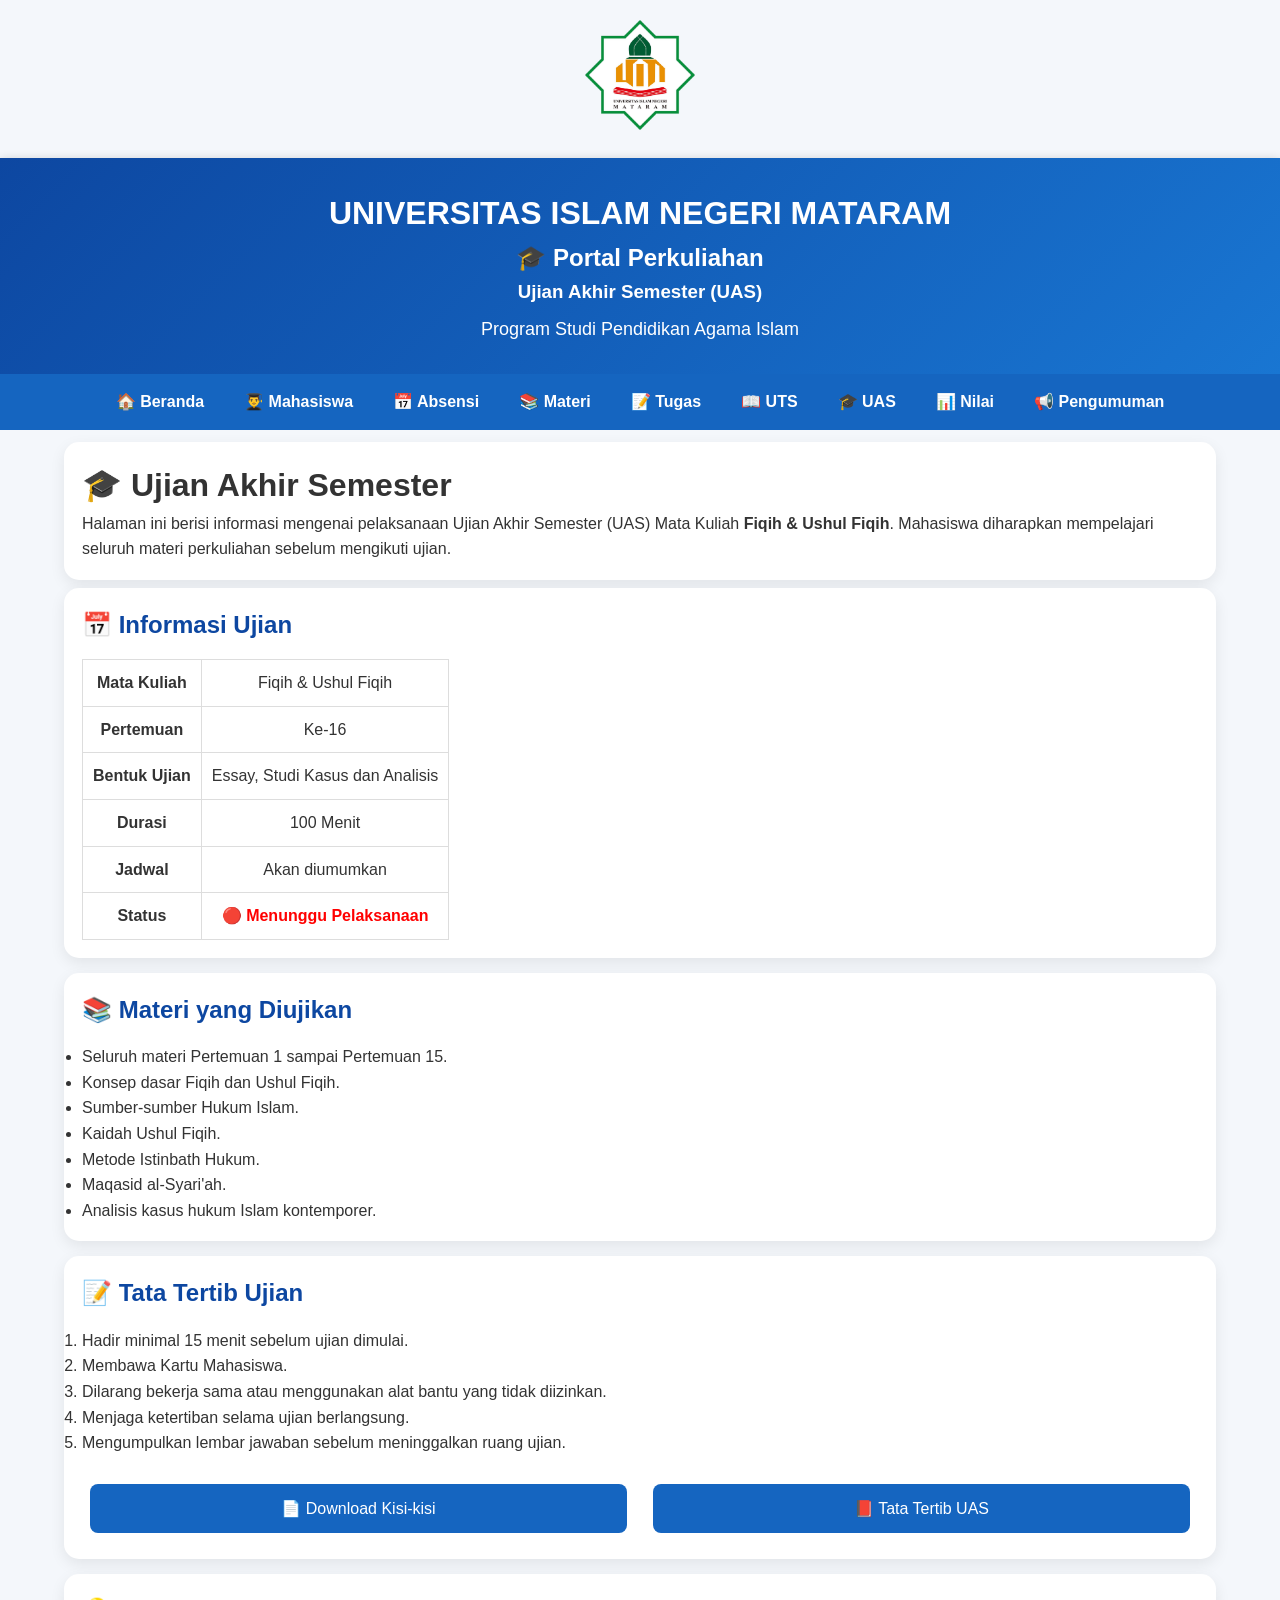
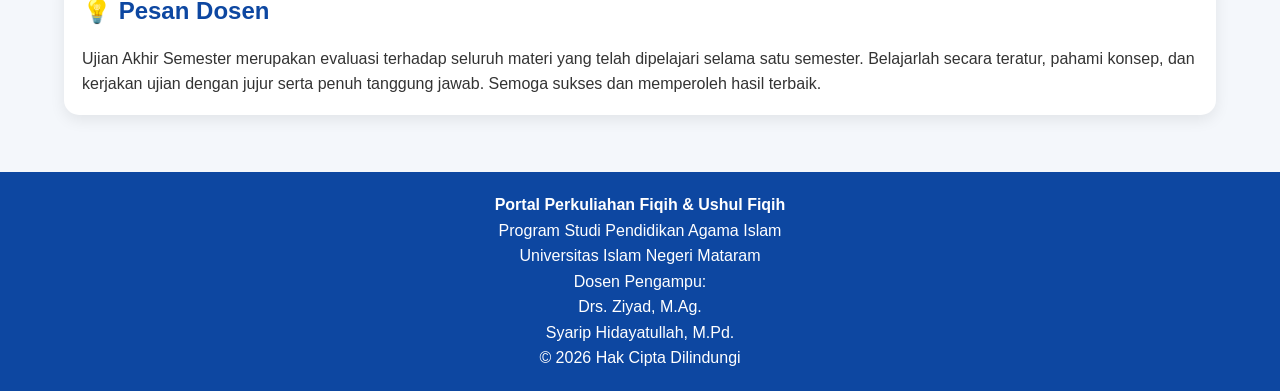
<file: uas.html>
<!DOCTYPE html>
<html lang="id">
<head>
<meta charset="UTF-8">
<meta name="viewport" content="width=device-width, initial-scale=1.0">

<title>Portal Perkuliahan - UAS</title>

<link rel="stylesheet" href="style.css">
<link href="https://cdnjs.cloudflare.com/ajax/libs/font-awesome/6.5.2/css/all.min.css" rel="stylesheet">

</head>

<body>

<div class="logo">
<img src="Logo.png" alt="Logo UIN">
</div>

<header>

<h1>UNIVERSITAS ISLAM NEGERI MATARAM</h1>

<h2>🎓 Portal Perkuliahan</h2>

<h3>Ujian Akhir Semester (UAS)</h3>

<p>Program Studi Pendidikan Agama Islam</p>

</header>

<button class="menu-toggle" onclick="toggleMenu()">
☰ Menu
</button>

<nav id="menu">

<a href="index.html">🏠 Beranda</a>
<a href="mahasiswa.html">👨‍🎓 Mahasiswa</a>
<a href="absensi.html">📅 Absensi</a>
<a href="materi.html">📚 Materi</a>
<a href="tugas.html">📝 Tugas</a>
<a href="uts.html">📖 UTS</a>
<a href="uas.html">🎓 UAS</a>
<a href="nilai.html">📊 Nilai</a>
<a href="pengumuman.html">📢 Pengumuman</a>

</nav>

<div class="container">

<div class="card intro-card">

<h1>🎓 Ujian Akhir Semester</h1>

<p>
Halaman ini berisi informasi mengenai pelaksanaan
Ujian Akhir Semester (UAS) Mata Kuliah
<strong>Fiqih & Ushul Fiqih</strong>.
Mahasiswa diharapkan mempelajari seluruh materi
perkuliahan sebelum mengikuti ujian.
</p>

</div>

<div class="card">

<h2>📅 Informasi Ujian</h2>

<table>

<tr>
<td><strong>Mata Kuliah</strong></td>
<td>Fiqih & Ushul Fiqih</td>
</tr>

<tr>
<td><strong>Pertemuan</strong></td>
<td>Ke-16</td>
</tr>

<tr>
<td><strong>Bentuk Ujian</strong></td>
<td>Essay, Studi Kasus dan Analisis</td>
</tr>

<tr>
<td><strong>Durasi</strong></td>
<td>100 Menit</td>
</tr>

<tr>
<td><strong>Jadwal</strong></td>
<td>Akan diumumkan</td>
</tr>

<tr>
<td><strong>Status</strong></td>
<td><span style="color:red;font-weight:bold;">🔴 Menunggu Pelaksanaan</span></td>
</tr>

</table>

</div>

<div class="card">

<h2>📚 Materi yang Diujikan</h2>

<ul>

<li>Seluruh materi Pertemuan 1 sampai Pertemuan 15.</li>

<li>Konsep dasar Fiqih dan Ushul Fiqih.</li>

<li>Sumber-sumber Hukum Islam.</li>

<li>Kaidah Ushul Fiqih.</li>

<li>Metode Istinbath Hukum.</li>

<li>Maqasid al-Syari'ah.</li>

<li>Analisis kasus hukum Islam kontemporer.</li>

</ul>

</div>

<div class="card">

<h2>📝 Tata Tertib Ujian</h2>

<ol>

<li>Hadir minimal 15 menit sebelum ujian dimulai.</li>

<li>Membawa Kartu Mahasiswa.</li>

<li>Dilarang bekerja sama atau menggunakan alat bantu yang tidak diizinkan.</li>

<li>Menjaga ketertiban selama ujian berlangsung.</li>

<li>Mengumpulkan lembar jawaban sebelum meninggalkan ruang ujian.</li>

</ol>

<div class="materi-btn">

<a href="#" class="btn">
📄 Download Kisi-kisi
</a>

<a href="#" class="btn">
📕 Tata Tertib UAS
</a>

</div>

</div>

<div class="card">

<h2>💡 Pesan Dosen</h2>

<p>
Ujian Akhir Semester merupakan evaluasi terhadap seluruh
materi yang telah dipelajari selama satu semester.
Belajarlah secara teratur, pahami konsep, dan kerjakan
ujian dengan jujur serta penuh tanggung jawab.

Semoga sukses dan memperoleh hasil terbaik.
</p>

</div>
</div> <!-- container -->

<footer>

<p><strong>Portal Perkuliahan Fiqih & Ushul Fiqih</strong></p>

<p>Program Studi Pendidikan Agama Islam</p>

<p>Universitas Islam Negeri Mataram</p>

<p>Dosen Pengampu:</p>

<p>Drs. Ziyad, M.Ag.</p>

<p>Syarip Hidayatullah, M.Pd.</p>

<p>© 2026 Hak Cipta Dilindungi</p>

</footer>

<script>

function toggleMenu(){
document.getElementById("menu").classList.toggle("active");
}

const acc=document.querySelectorAll(".accordion");

acc.forEach(item=>{

item.addEventListener("click",function(){

this.classList.toggle("active");

const panel=this.nextElementSibling;

if(panel.style.display==="block"){
panel.style.display="none";
}else{
panel.style.display="block";
}

});

});

</script>

</body>
</html>
</file>
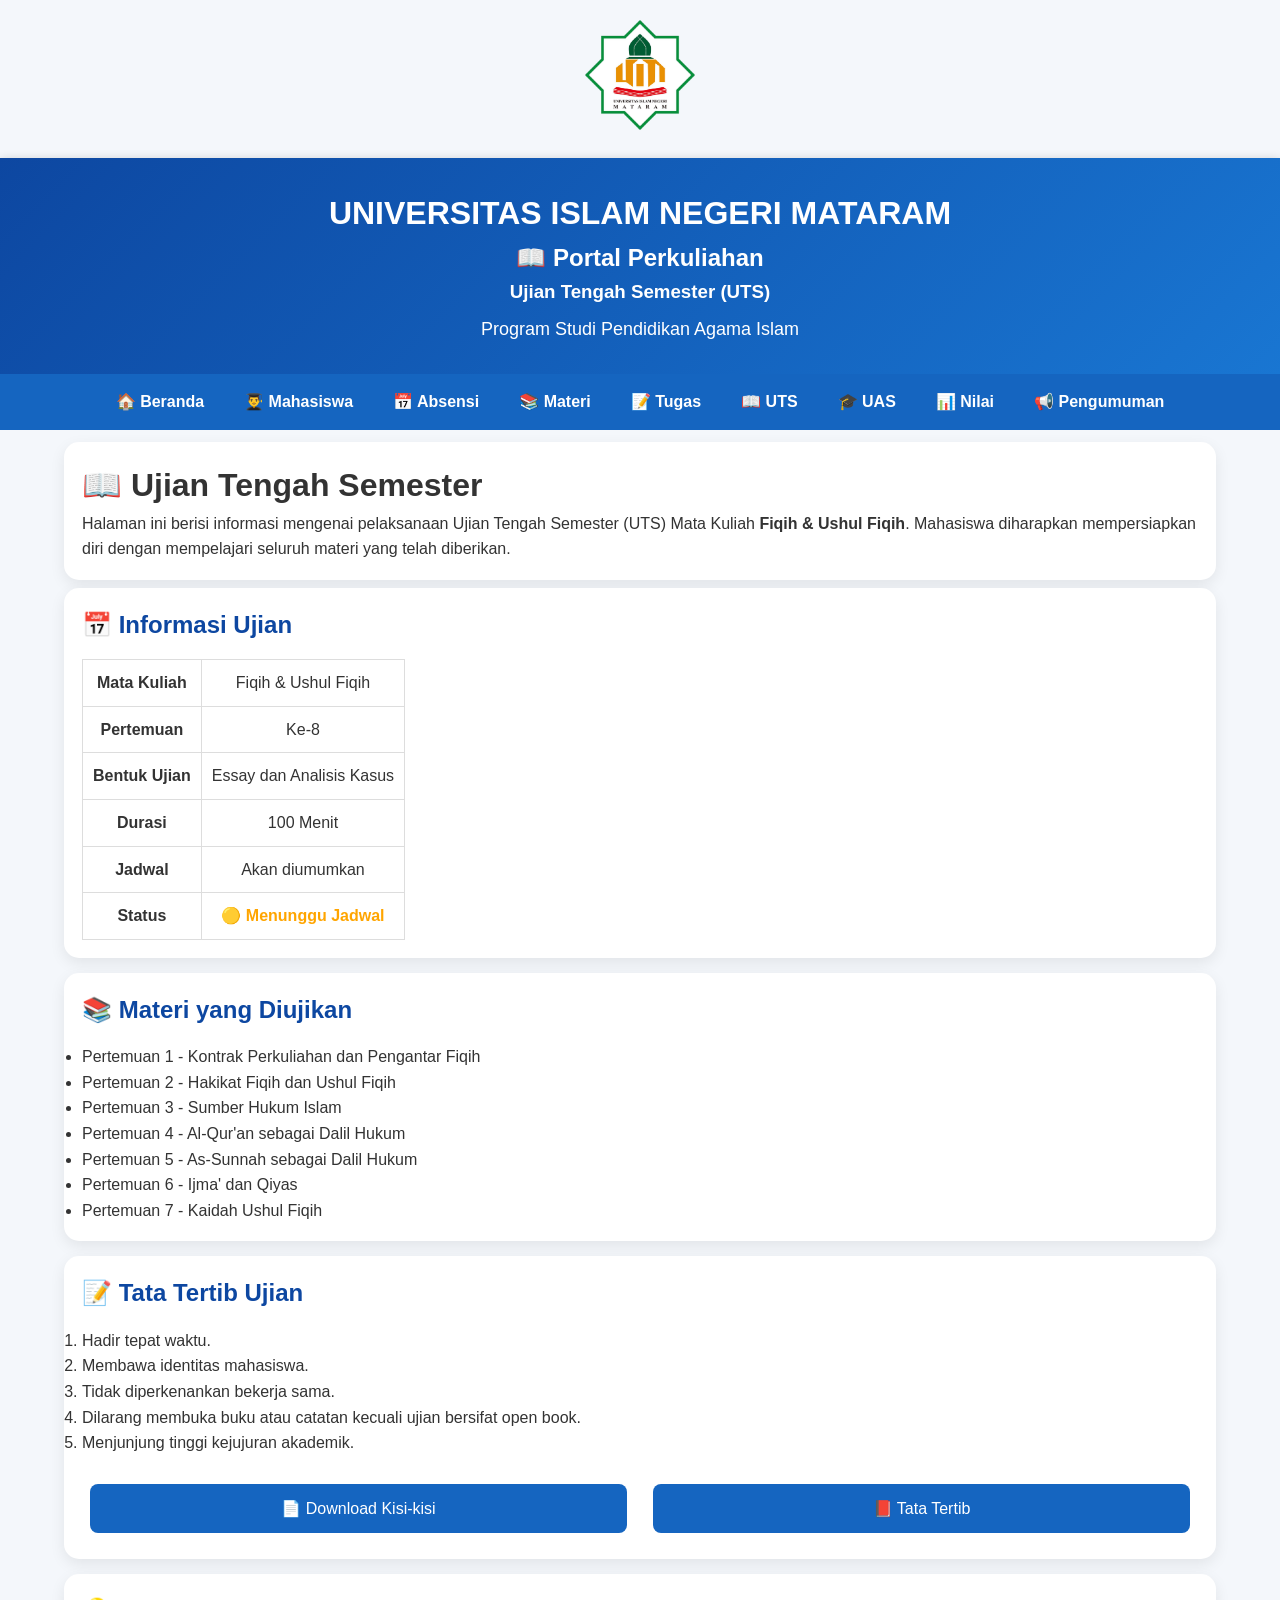
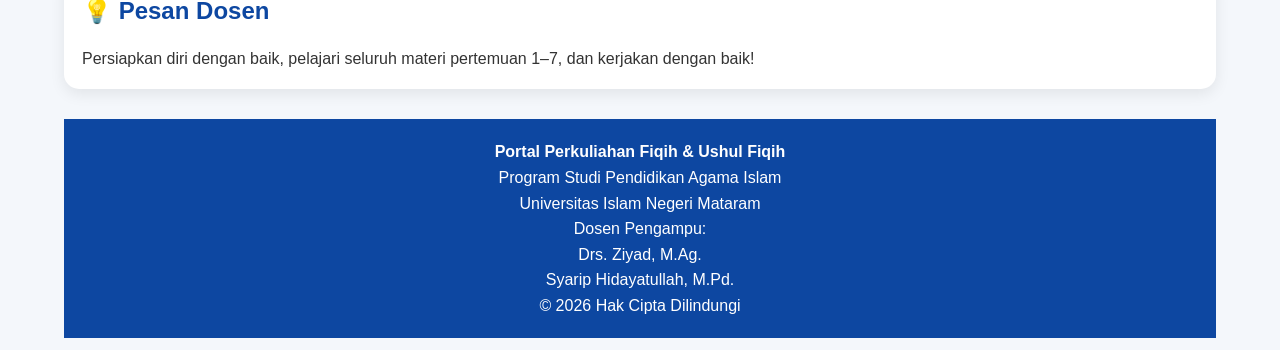
<file: uts.html>
<!DOCTYPE html>
<html lang="id">
<head>
<meta charset="UTF-8">
<meta name="viewport" content="width=device-width, initial-scale=1.0">

<title>Portal Perkuliahan - UTS</title>

<link rel="stylesheet" href="style.css">
<link href="https://cdnjs.cloudflare.com/ajax/libs/font-awesome/6.5.2/css/all.min.css" rel="stylesheet">

</head>

<body>

<div class="logo">
<img src="Logo.png" alt="Logo UIN">
</div>

<header>

<h1>UNIVERSITAS ISLAM NEGERI MATARAM</h1>

<h2>📖 Portal Perkuliahan</h2>

<h3>Ujian Tengah Semester (UTS)</h3>

<p>Program Studi Pendidikan Agama Islam</p>

</header>

<button class="menu-toggle" onclick="toggleMenu()">
☰ Menu
</button>

<nav id="menu">

<a href="index.html">🏠 Beranda</a>
<a href="mahasiswa.html">👨‍🎓 Mahasiswa</a>
<a href="absensi.html">📅 Absensi</a>
<a href="materi.html">📚 Materi</a>
<a href="tugas.html">📝 Tugas</a>
<a href="uts.html">📖 UTS</a>
<a href="uas.html">🎓 UAS</a>
<a href="nilai.html">📊 Nilai</a>
<a href="pengumuman.html">📢 Pengumuman</a>

</nav>

<div class="container">

<div class="card intro-card">

<h1>📖 Ujian Tengah Semester</h1>

<p>
Halaman ini berisi informasi mengenai pelaksanaan
Ujian Tengah Semester (UTS) Mata Kuliah
<strong>Fiqih & Ushul Fiqih</strong>.
Mahasiswa diharapkan mempersiapkan diri dengan
mempelajari seluruh materi yang telah diberikan.
</p>

</div>

<div class="card">

<h2>📅 Informasi Ujian</h2>

<table>

<tr>
<td><strong>Mata Kuliah</strong></td>
<td>Fiqih & Ushul Fiqih</td>
</tr>

<tr>
<td><strong>Pertemuan</strong></td>
<td>Ke-8</td>
</tr>

<tr>
<td><strong>Bentuk Ujian</strong></td>
<td>Essay dan Analisis Kasus</td>
</tr>

<tr>
<td><strong>Durasi</strong></td>
<td>100 Menit</td>
</tr>

<tr>
<td><strong>Jadwal</strong></td>
<td>Akan diumumkan</td>
</tr>

<tr>
<td><strong>Status</strong></td>
<td><span style="color:orange;font-weight:bold;">🟡 Menunggu Jadwal</span></td>
</tr>

</table>

</div>

<div class="card">

<h2>📚 Materi yang Diujikan</h2>

<ul>

<li>Pertemuan 1 - Kontrak Perkuliahan dan Pengantar Fiqih</li>

<li>Pertemuan 2 - Hakikat Fiqih dan Ushul Fiqih</li>

<li>Pertemuan 3 - Sumber Hukum Islam</li>

<li>Pertemuan 4 - Al-Qur'an sebagai Dalil Hukum</li>

<li>Pertemuan 5 - As-Sunnah sebagai Dalil Hukum</li>

<li>Pertemuan 6 - Ijma' dan Qiyas</li>

<li>Pertemuan 7 - Kaidah Ushul Fiqih</li>

</ul>

</div>

<div class="card">

<h2>📝 Tata Tertib Ujian</h2>

<ol>

<li>Hadir tepat waktu.</li>

<li>Membawa identitas mahasiswa.</li>

<li>Tidak diperkenankan bekerja sama.</li>

<li>Dilarang membuka buku atau catatan kecuali ujian bersifat open book.</li>

<li>Menjunjung tinggi kejujuran akademik.</li>

</ol>

<div class="materi-btn">

<a href="#" class="btn">
📄 Download Kisi-kisi
</a>

<a href="#" class="btn">
📕 Tata Tertib
</a>

</div>

</div>

<div class="card">

<h2>💡 Pesan Dosen</h2>

<p>
Persiapkan diri dengan baik, pelajari seluruh materi
pertemuan 1–7, dan kerjakan dengan baik! </p>
  
</div> <!-- container -->

<footer>

<p><strong>Portal Perkuliahan Fiqih & Ushul Fiqih</strong></p>

<p>Program Studi Pendidikan Agama Islam</p>

<p>Universitas Islam Negeri Mataram</p>

<p>Dosen Pengampu:</p>

<p>Drs. Ziyad, M.Ag.</p>

<p>Syarip Hidayatullah, M.Pd.</p>

<p>© 2026 Hak Cipta Dilindungi</p>

</footer>

<script>

function toggleMenu(){
document.getElementById("menu").classList.toggle("active");
}

const acc=document.querySelectorAll(".accordion");

acc.forEach(item=>{

item.addEventListener("click",function(){

this.classList.toggle("active");

const panel=this.nextElementSibling;

if(panel.style.display==="block"){
panel.style.display="none";
}else{
panel.style.display="block";
}

});

});

</script>

</body>
</html>
</file>
<file: style.css>
*{
margin:0;
padding:0;
box-sizing:border-box;
font-family:Arial,sans-serif;
}

body{
background:#f4f7fb;
color:#333;
line-height:1.6;
}

header{
background:linear-gradient(135deg,#0d47a1,#1976d2);
color:white;
padding:30px 20px;
text-align:center;
box-shadow:0 2px 10px rgba(0,0,0,.2);
}
header h1{
font-size:32px;
}

header p{
margin-top:8px;
font-size:18px;
}

nav{
background:#1565c0;
display:flex;
justify-content:center;
flex-wrap:wrap;
position:sticky;
top:0;
z-index:1000;
}

nav a{
color:white;
text-decoration:none;
padding:15px 20px;
font-weight:bold;
transition:.3s;
}

nav a:hover{
background:#0d47a1;
border-bottom:3px solid #ffd54f;
}

.container{
width:90%;
max-width:1200px;
margin:auto;
padding:12px 0;
}
.container h2{
color:#0d47a1;
margin-bottom:20px;
}

.card{
background:white;
padding:18px;
margin-bottom:15px;
border-radius:15px;
box-shadow:0 5px 15px rgba(0,0,0,.08);
transition:.3s;
}
.card:hover{
transform:translateY(-5px);
box-shadow:0 8px 20px rgba(0,0,0,.15);
}
.card h2{
color:#0d47a1;
margin-bottom:15px;
}

table{
width:100%;
border-collapse:collapse;
margin-top:15px;
}

table th{
background:#1565c0;
color:white;
padding:12px;
}

table td{
padding:12px;
border:1px solid #ddd;
}

footer{
background:#0d47a1;
color:white;
text-align:center;
padding:20px;
margin-top:30px;
}

.btn{
display:inline-block;
background:#1565c0;
color:white;
padding:12px 20px;
border-radius:8px;
text-decoration:none;
margin:8px;
transition:.3s;
}
.btn:hover{
background:#0d47a1;
transform:translateY(-2px);
}
.profile{
display:flex;
flex-direction:column;
align-items:center;
justify-content:center;
text-align:center;
gap:15px;
margin:30px 0;
}
.profile h2{
margin:5px 0;
color:#0d47a1;
font-size:24px;
}

.profile p{
margin:3px 0;
}
.profile img{
width:150px;
height:150px;
border-radius:50%;
border:4px solid #1565c0;
object-fit:cover;
}

@media(max-width:768px){

header h1{
font-size:24px;
}

.profile{
flex-direction:column;
text-align:center;
}

nav{
flex-direction:column;
}

nav a{
border-top:1px solid rgba(255,255,255,.2);
}

}
.logo{
    text-align:center;
    margin:20px 0;
}

.logo img{
    width:110px;
}
.hero{
text-align:center;
padding:40px 20px;
max-width:1000px;
margin:auto;
}
html{
scroll-behavior:smooth;
}
table{
display:block;
overflow-x:auto;
white-space:nowrap;
}
/* Tombol Hamburger */
.menu-toggle{
display:none;
width:100%;
background:#1565c0;
color:white;
border:none;
padding:15px;
font-size:20px;
font-weight:bold;
cursor:pointer;
}

/* Tampilan HP */
@media(max-width:768px){

.menu-toggle{
display:block;
}

nav{
display:none;
flex-direction:column;
position:static;
}

nav.active{
display:flex;
}

nav a{
width:100%;
text-align:center;
}

}
.materi-btn{
display:flex;
gap:10px;
flex-wrap:wrap;
margin-top:20px;
}

.materi-btn .btn{
text-align:center;
flex:1;
min-width:180px;
}

hr{
border:none;
height:1px;
background:#ddd;
margin:20px 0;
}
/* Accordion */
.accordion{
    width:100%;
    background:#1565c0;
    color:white;
    cursor:pointer;
    padding:18px;
    border:none;
    border-radius:10px;
    text-align:left;
    font-size:18px;
    font-weight:bold;
    transition:.3s;
    margin-bottom:5px;
}

.accordion:hover{
    background:#0d47a1;
}
.accordion::after{
content:"+";
float:right;
font-size:22px;
}

.accordion.active::after{
content:"−";
}
.panel{
    display:none;
    background:white;
    padding:20px;
    border:1px solid #ddd;
    border-radius:0 0 10px 10px;
}
.panel{
display:none;
overflow:hidden;
background:white;
padding:20px;
border:1px solid #ddd;
border-radius:0 0 10px 10px;
}
.forum-btn{
display:block;
width:100%;
text-align:center;
margin-top:20px;
padding:15px;
font-size:18px;
font-weight:bold;
}
.intro-card{
padding:18px;
margin-bottom:8px;
}
input{
width:100%;
padding:12px;
margin-top:8px;
margin-bottom:10px;
border:1px solid #ccc;
border-radius:8px;
font-size:16px;
box-sizing:border-box;
}

#hasil{
display:none;
}

#hasil table{
width:100%;
border-collapse:collapse;
margin-top:15px;
}

#hasil th,
#hasil td{
border:1px solid #ddd;
padding:12px;
text-align:left;
}

#hasil th{
background:#0b5ed7;
color:#fff;
}
table{
    width:100%;
    border-collapse:collapse;
    margin-top:15px;
}

table th,
table td{
    border:1px solid #ddd;
    padding:10px;
    text-align:center;
}

table th{
    background:#0b6efd;
    color:white;
}

#hasil{
    overflow-x:auto;
}
.nilai-table{
    width:100%;
    border-collapse:collapse;
    margin-top:20px;
    text-align:center;
}

.nilai-table th{
    background:#1565c0;
    color:white;
    padding:12px;
    border:1px solid #ddd;
}

.nilai-table td{
    padding:12px;
    border:1px solid #ddd;
    background:#fff;
    font-size:17px;
    font-weight:500;
}

#hasil{
    overflow-x:auto;
}
/* Tabel Nilai */
#hasil table {
    width: 100%;
    border-collapse: collapse;
    margin-top: 15px;
}

#hasil th,
#hasil td {
    border: 1px solid #ddd;
    padding: 12px;
    text-align: center;   /* Semua isi tabel rata tengah */
    vertical-align: middle;
}

#hasil th {
    background: #0d6efd;
    color: white;
    font-weight: bold;
}
</file>
